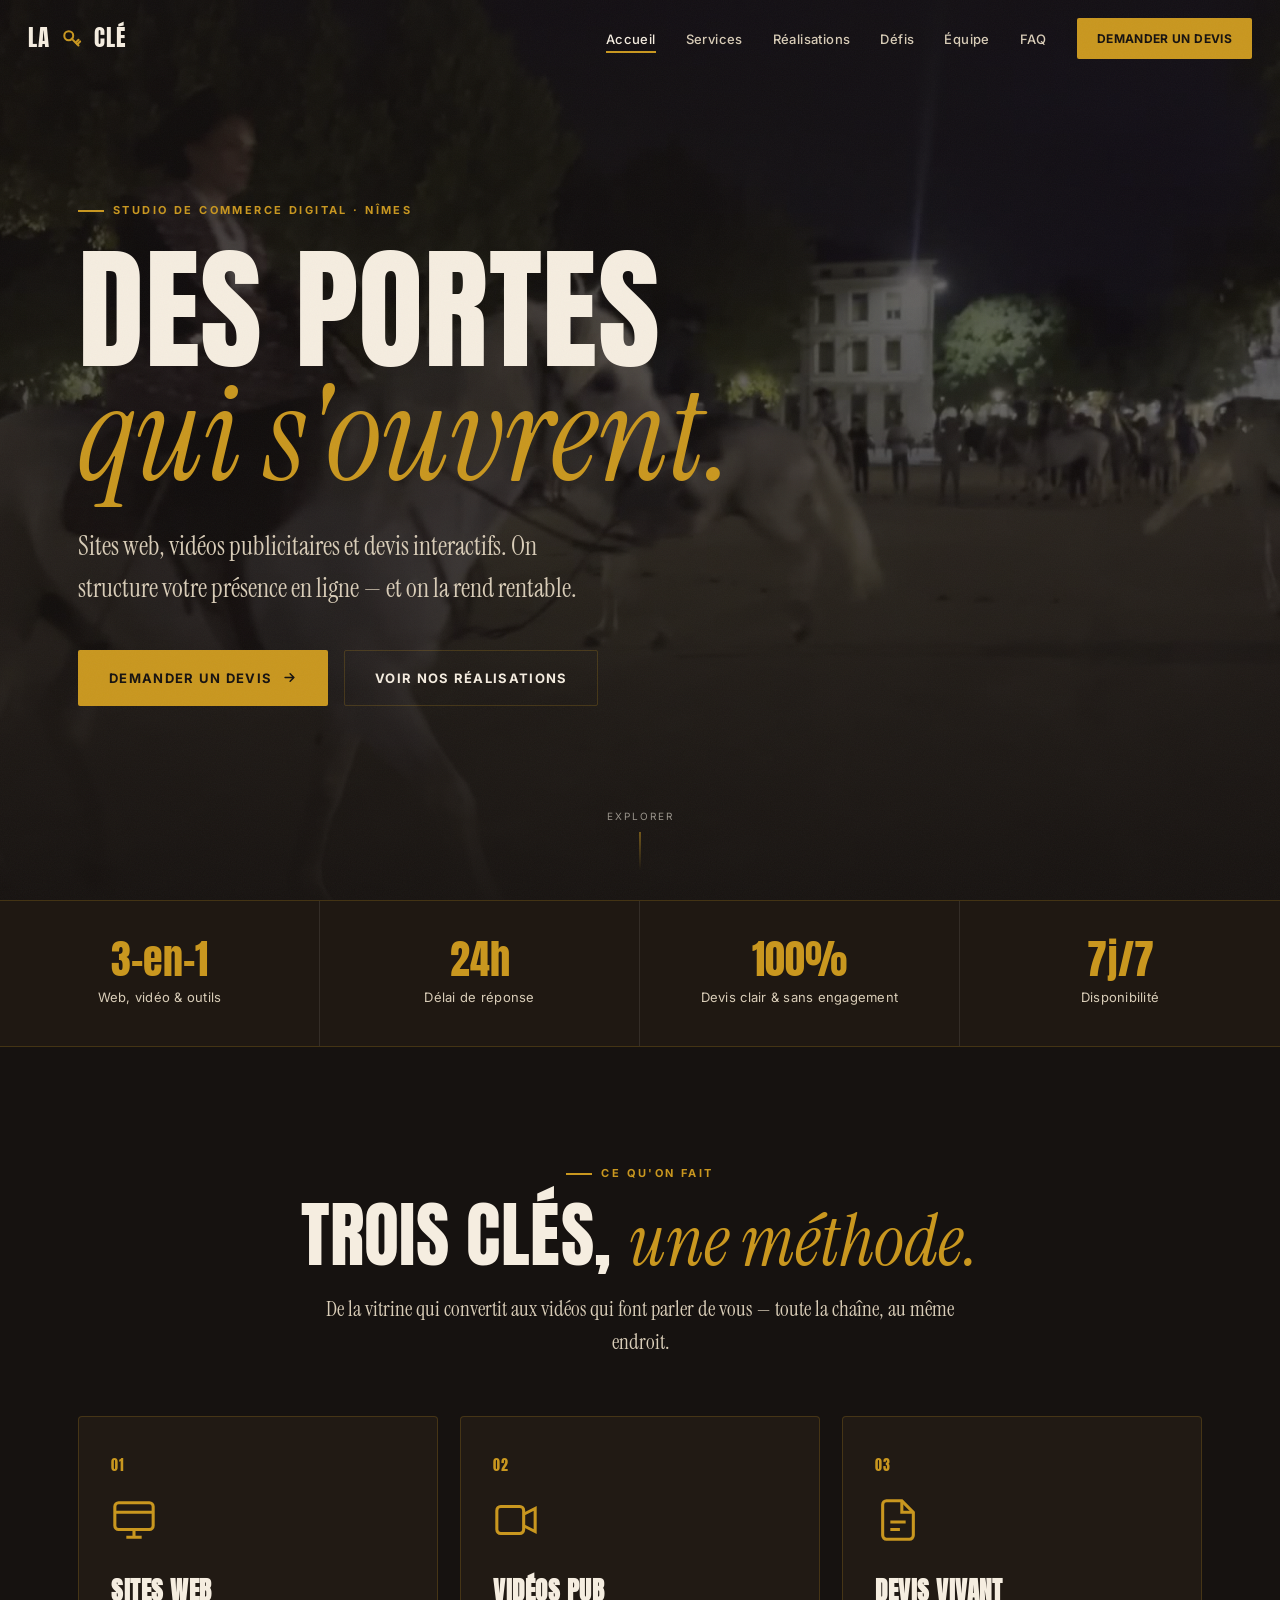
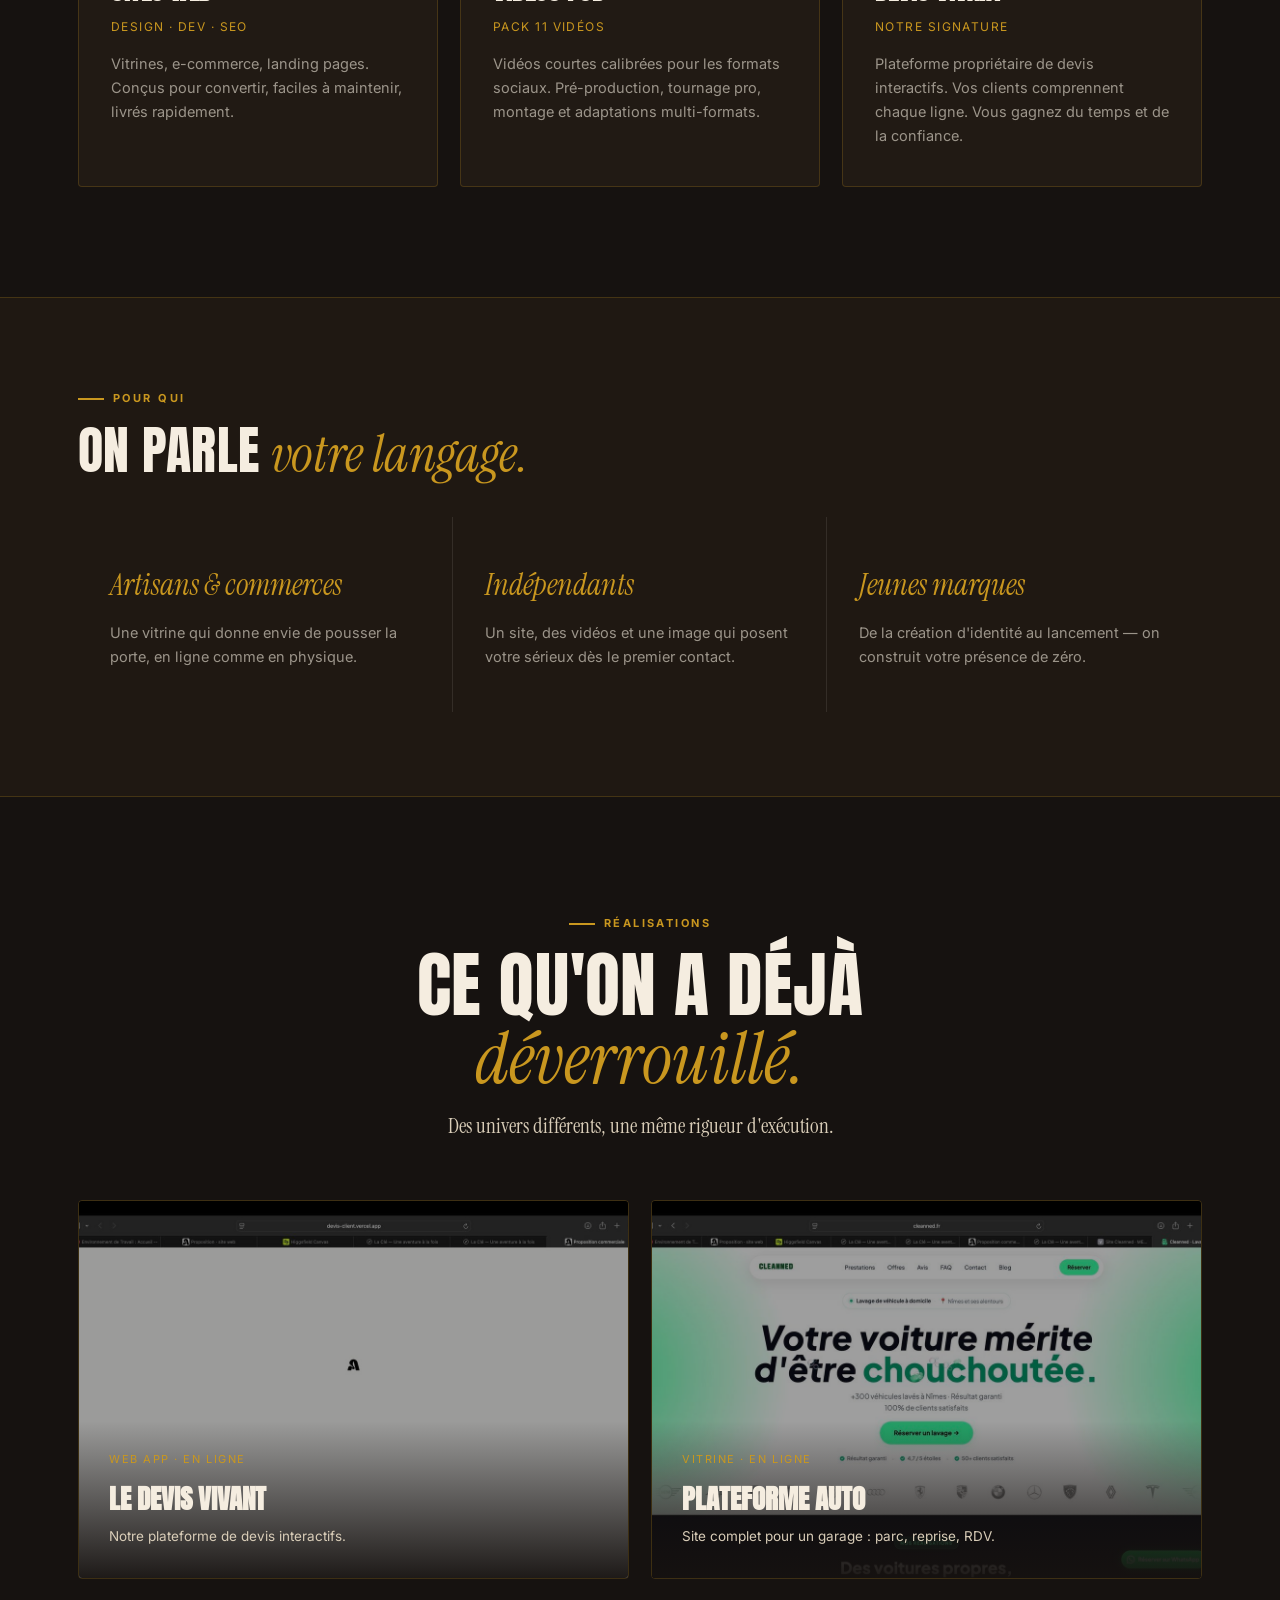
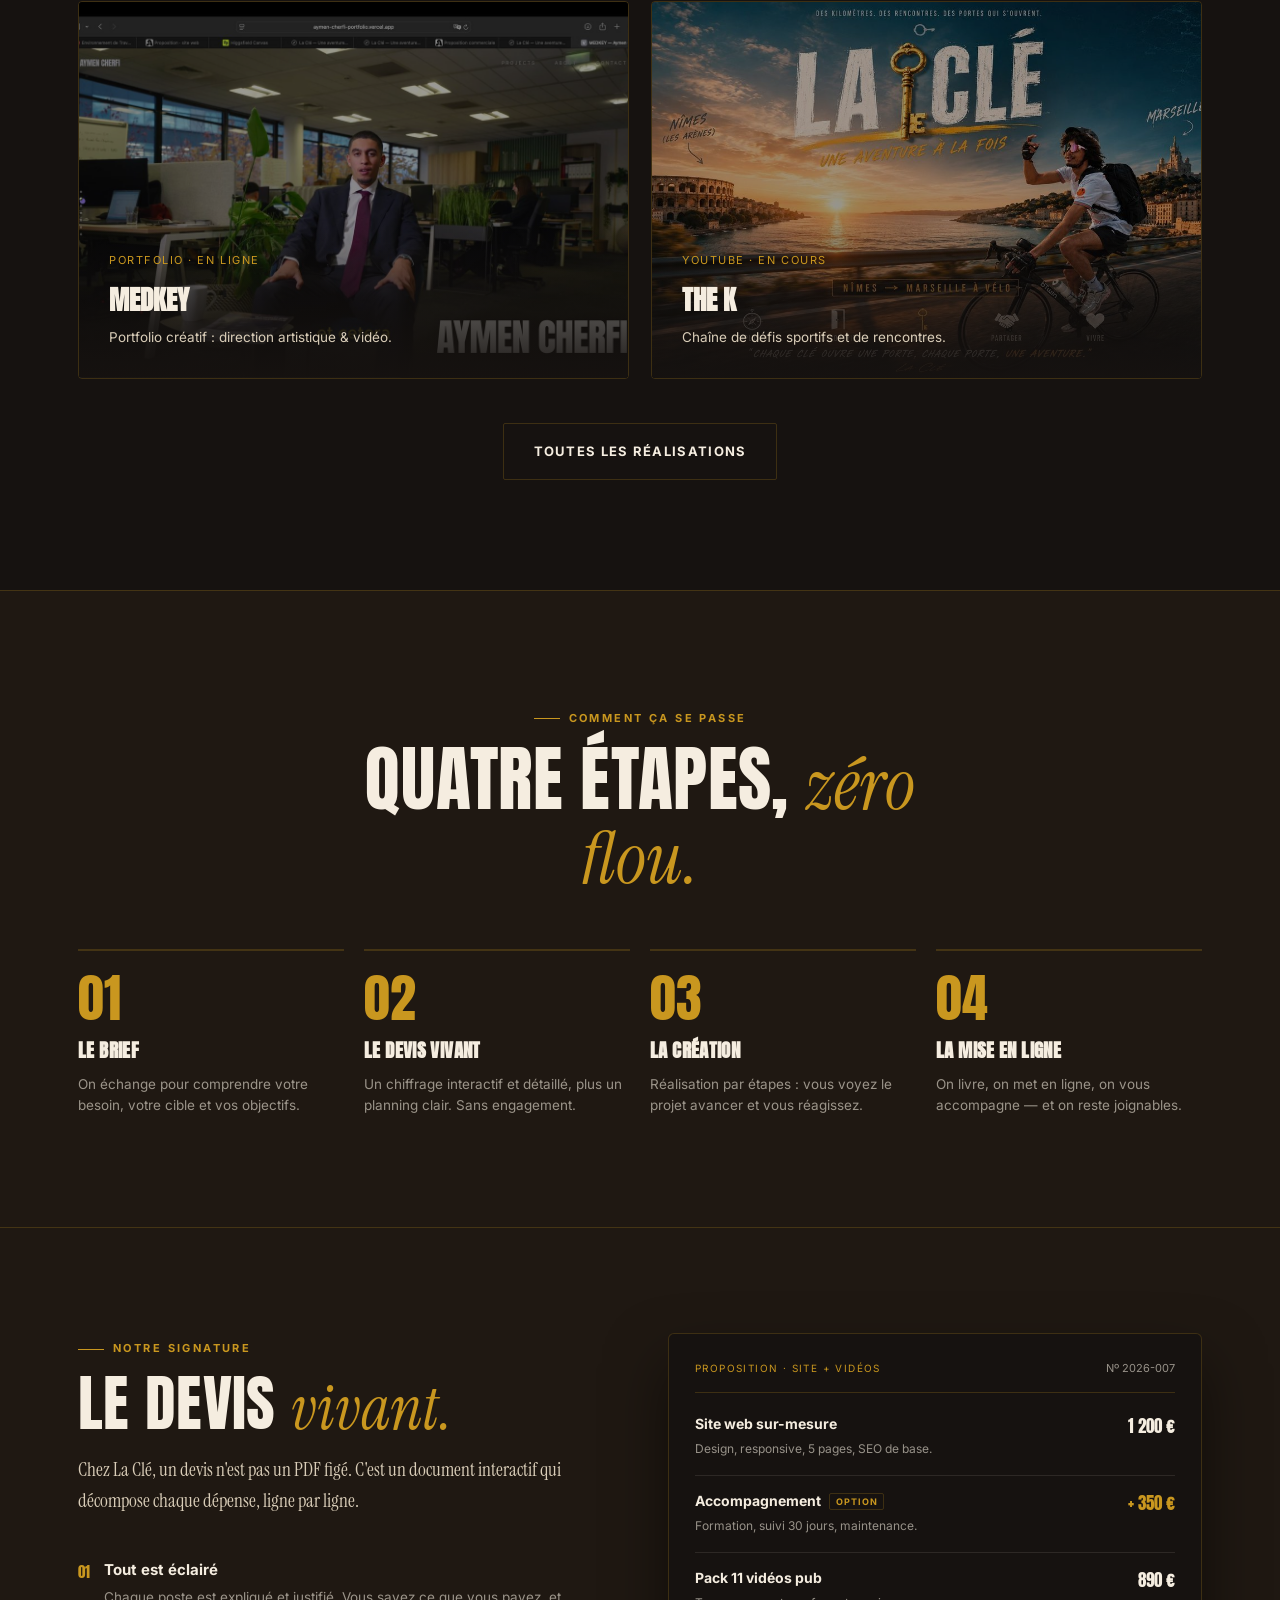
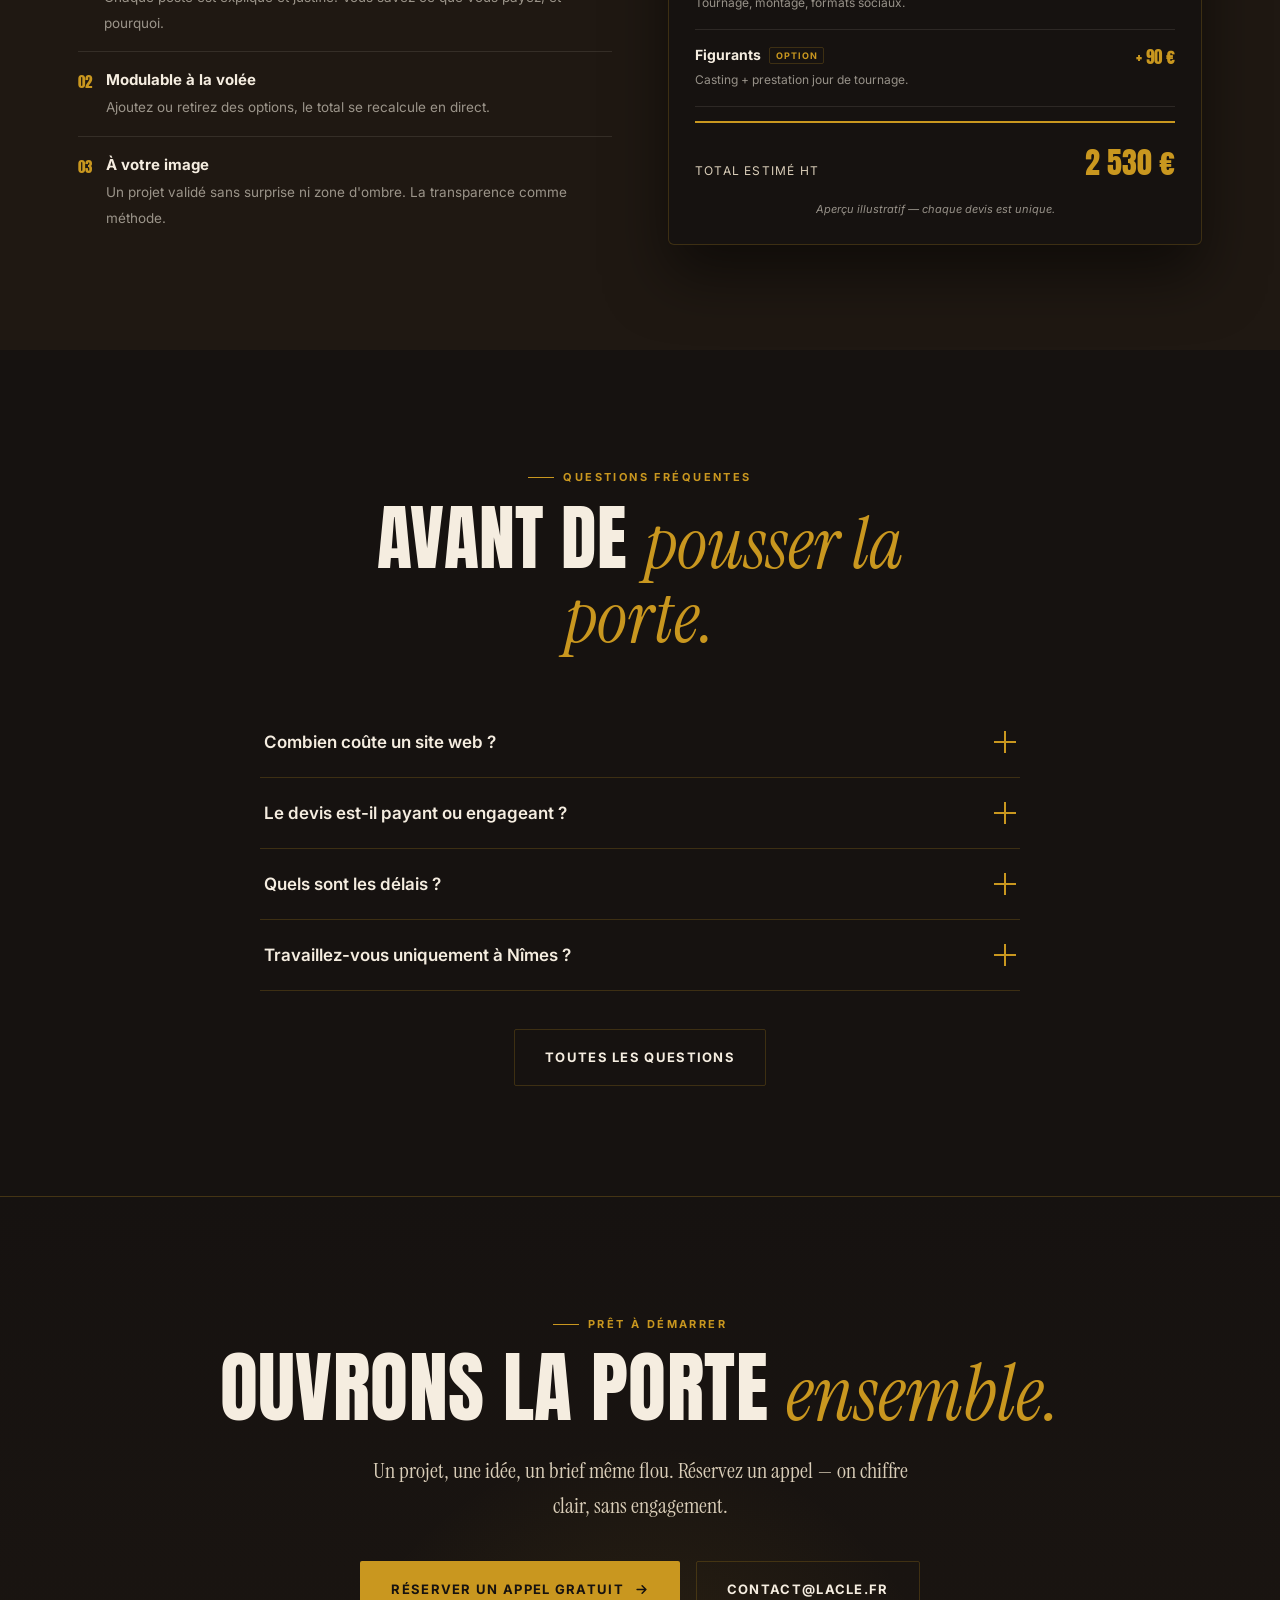
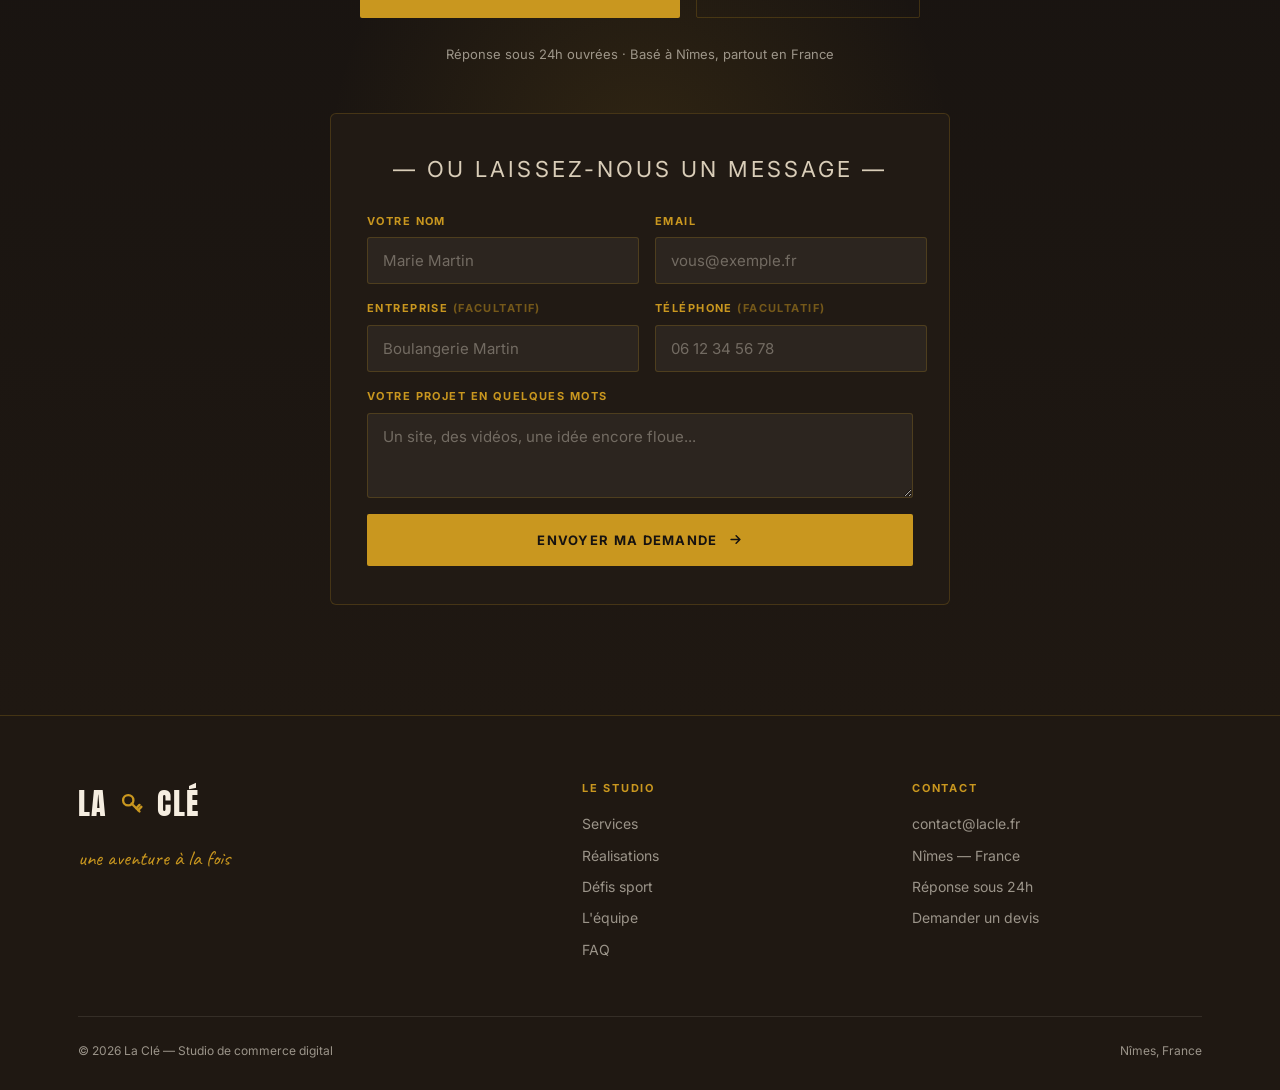
<file: lacle-refonte/index.html>
<!DOCTYPE html>
<html lang="fr">
<head>
<meta charset="UTF-8" />
<meta name="viewport" content="width=device-width, initial-scale=1.0" />
<title>La Clé — Studio de commerce digital à Nîmes</title>
<meta name="description" content="Studio de commerce digital à Nîmes : sites web sur-mesure, vidéos publicitaires et devis interactifs. Un brief, un chiffrage clair, une livraison rapide." />
<meta name="author" content="La Clé" />
<meta name="theme-color" content="#161210" />
<link rel="canonical" href="https://lacle.fr/" />
<link rel="icon" type="image/svg+xml" href="assets/favicon.svg" />
<meta property="og:type" content="website" />
<meta property="og:site_name" content="La Clé" />
<meta property="og:locale" content="fr_FR" />
<meta property="og:title" content="La Clé — Studio de commerce digital à Nîmes" />
<meta property="og:description" content="Sites web, vidéos publicitaires et devis interactifs. On chiffre clair, on livre vite." />
<meta property="og:url" content="https://lacle.fr/" />
<meta property="og:image" content="https://lacle.fr/assets/og-image.jpg" />
<meta property="og:image:width" content="1200" />
<meta property="og:image:height" content="630" />
<meta name="twitter:card" content="summary_large_image" />
<meta name="twitter:title" content="La Clé — Studio de commerce digital à Nîmes" />
<meta name="twitter:description" content="Sites web, vidéos publicitaires et devis interactifs. On chiffre clair, on livre vite." />
<meta name="twitter:image" content="https://lacle.fr/assets/og-image.jpg" />
<link rel="preconnect" href="https://fonts.googleapis.com" />
<link rel="preconnect" href="https://fonts.gstatic.com" crossorigin />
<link href="https://fonts.googleapis.com/css2?family=Anton&family=Caveat:wght@500;600;700&family=Inter:wght@300;400;500;600;700&family=Instrument+Serif:ital@0;1&display=swap" rel="stylesheet" />
<link rel="stylesheet" href="assets/style.css" />
<script type="application/ld+json">
{
  "@context": "https://schema.org",
  "@type": "ProfessionalService",
  "name": "La Clé",
  "description": "Studio de commerce digital : sites web sur-mesure, vidéos publicitaires et devis interactifs.",
  "url": "https://lacle.fr",
  "email": "contact@lacle.fr",
  "image": "https://lacle.fr/assets/og-image.jpg",
  "areaServed": "France",
  "address": { "@type": "PostalAddress", "addressLocality": "Nîmes", "addressRegion": "Gard", "addressCountry": "FR" },
  "founder": [
    { "@type": "Person", "name": "Aymen Cherfi" },
    { "@type": "Person", "name": "Théo Clapet" }
  ]
}
</script>
<style>
  /* ===== HERO ===== */
  .hero {
    position: relative; min-height: 100svh;
    display: flex; align-items: center;
    overflow: hidden;
  }
  .hero-video {
    position: absolute; inset: 0;
    width: 100%; height: 100%; object-fit: cover;
    z-index: 0;
  }
  .hero-veil {
    position: absolute; inset: 0; z-index: 1;
    background:
      linear-gradient(180deg, rgba(22,18,16,0.78) 0%, rgba(22,18,16,0.55) 40%, rgba(22,18,16,0.96) 100%),
      radial-gradient(ellipse 70% 60% at 25% 50%, rgba(22,18,16,0.4), transparent);
  }
  .hero-inner { position: relative; z-index: 2; width: 100%; }
  .hero-eyebrow { margin-bottom: 26px; }
  .hero h1 {
    font-size: clamp(54px, 10.5vw, 138px);
    max-width: 14ch;
    margin-bottom: 28px;
  }
  .hero h1 .ln { display: block; }
  .hero-sub {
    font-family: var(--serif);
    font-size: clamp(18px, 2.5vw, 26px);
    color: var(--cream-soft);
    max-width: 540px; margin-bottom: 40px;
  }
  .hero-actions { display: flex; gap: 16px; flex-wrap: wrap; }
  .hero-scroll {
    position: absolute; bottom: 30px; left: 50%;
    transform: translateX(-50%); z-index: 2;
    display: flex; flex-direction: column; align-items: center; gap: 8px;
    font-size: 10px; letter-spacing: 0.2em; text-transform: uppercase;
    color: var(--text-mute);
  }
  .hero-scroll .bar {
    width: 1px; height: 38px;
    background: linear-gradient(var(--gold), transparent);
    animation: scrollpulse 2s var(--ease) infinite;
  }
  @keyframes scrollpulse {
    0%,100% { opacity: .3; transform: scaleY(.6); transform-origin: top; }
    50% { opacity: 1; transform: scaleY(1); }
  }

  /* ===== STRIP atouts ===== */
  .strip {
    border-top: 1px solid var(--line);
    border-bottom: 1px solid var(--line);
    background: var(--ink-soft);
  }
  .strip-grid {
    display: grid; grid-template-columns: repeat(4, 1fr);
  }
  .strip-item {
    padding: 38px 26px; text-align: center;
    border-right: 1px solid var(--line-soft);
  }
  .strip-item:last-child { border-right: none; }
  .strip-item .k {
    font-family: var(--display);
    font-size: 40px; color: var(--gold);
    line-height: 1; margin-bottom: 8px;
  }
  .strip-item .v {
    font-size: 13px; color: var(--cream-soft);
    letter-spacing: 0.02em;
  }

  /* ===== SECTION générique ===== */
  .sec { padding: 110px 0; }
  .sec-head { max-width: 680px; margin-bottom: 56px; }
  .sec-head.center { margin-left: auto; margin-right: auto; text-align: center; }
  .sec-head h2 {
    font-size: clamp(38px, 6vw, 72px);
    margin: 18px 0 18px;
  }
  .sec-head p {
    font-family: var(--serif);
    font-size: clamp(17px, 2.1vw, 21px);
    color: var(--cream-soft);
  }

  /* ===== SERVICES ===== */
  .svc-grid {
    display: grid; grid-template-columns: repeat(3, 1fr);
    gap: 22px;
  }
  .svc-card {
    background: var(--ink-card);
    border: 1px solid var(--line);
    border-radius: 4px;
    padding: 38px 32px;
    transition: transform .3s var(--ease), border-color .3s, box-shadow .3s;
    position: relative; overflow: hidden;
  }
  .svc-card::before {
    content: ""; position: absolute; top: 0; left: 0;
    width: 100%; height: 3px;
    background: var(--gold);
    transform: scaleX(0); transform-origin: left;
    transition: transform .35s var(--ease);
  }
  .svc-card:hover {
    transform: translateY(-6px);
    border-color: var(--line);
    box-shadow: 0 22px 44px rgba(0,0,0,0.4);
  }
  .svc-card:hover::before { transform: scaleX(1); }
  .svc-num {
    font-family: var(--display);
    font-size: 14px; color: var(--gold);
    letter-spacing: 0.1em; margin-bottom: 20px;
  }
  .svc-icon {
    width: 46px; height: 46px; margin-bottom: 20px;
    color: var(--gold);
  }
  .svc-card h3 {
    font-family: var(--display);
    font-size: 25px; text-transform: uppercase;
    letter-spacing: 0.02em; margin-bottom: 6px;
  }
  .svc-card .tagline {
    font-size: 12px; text-transform: uppercase;
    letter-spacing: 0.12em; color: var(--gold);
    margin-bottom: 16px;
  }
  .svc-card p {
    font-size: 14.5px; color: var(--text-mute);
    line-height: 1.65;
  }

  /* ===== POUR QUI ===== */
  .audience {
    background: var(--ink-soft);
    border-top: 1px solid var(--line);
    border-bottom: 1px solid var(--line);
  }
  .aud-grid {
    display: grid; grid-template-columns: repeat(3, 1fr);
    gap: 0;
  }
  .aud-item {
    padding: 44px 32px;
    border-right: 1px solid var(--line-soft);
  }
  .aud-item:last-child { border-right: none; }
  .aud-item .big {
    font-family: var(--serif); font-style: italic;
    font-size: 30px; color: var(--gold);
    margin-bottom: 12px;
  }
  .aud-item p { font-size: 14.5px; color: var(--text-mute); }

  /* ===== RÉALISATIONS aperçu ===== */
  .work-grid {
    display: grid; grid-template-columns: repeat(2, 1fr);
    gap: 22px;
  }
  .work-card {
    position: relative; border-radius: 4px; overflow: hidden;
    border: 1px solid var(--line);
    aspect-ratio: 16/11;
    display: flex; align-items: flex-end;
  }
  .work-card img {
    position: absolute; inset: 0;
    width: 100%; height: 100%; object-fit: cover;
    transition: transform .6s var(--ease);
    filter: brightness(.62) saturate(1.05);
  }
  .work-card:hover img { transform: scale(1.06); }
  .work-info {
    position: relative; z-index: 2;
    padding: 30px;
    background: linear-gradient(transparent, rgba(22,18,16,0.94));
    width: 100%;
  }
  .work-info .tag {
    font-size: 11px; text-transform: uppercase;
    letter-spacing: 0.14em; color: var(--gold);
    margin-bottom: 8px;
  }
  .work-info h3 {
    font-family: var(--display);
    font-size: 27px; text-transform: uppercase;
  }
  .work-info .desc {
    font-size: 13.5px; color: var(--cream-soft);
    margin-top: 6px;
  }

  /* ===== PROCESS ===== */
  .proc-grid {
    display: grid; grid-template-columns: repeat(4, 1fr);
    gap: 20px;
  }
  .proc-step {
    border-top: 2px solid var(--line);
    padding-top: 24px;
  }
  .proc-step .n {
    font-family: var(--display);
    font-size: 52px; color: var(--gold);
    line-height: 0.9; margin-bottom: 14px;
  }
  .proc-step h4 {
    font-family: var(--display);
    font-size: 19px; text-transform: uppercase;
    letter-spacing: 0.02em; margin-bottom: 8px;
  }
  .proc-step p { font-size: 13.5px; color: var(--text-mute); }

  /* ===== DEVIS VIVANT feature ===== */
  .feature {
    background: var(--ink-soft);
    border-top: 1px solid var(--line);
  }
  .feature-grid {
    display: grid; grid-template-columns: 1fr 1fr;
    gap: 56px; align-items: center;
  }
  .feature-text h2 {
    font-size: clamp(36px, 5.2vw, 62px);
    margin: 16px 0 18px;
  }
  .feature-text > p {
    font-family: var(--serif);
    font-size: 19px; color: var(--cream-soft);
    margin-bottom: 26px;
  }
  .feature-list { list-style: none; }
  .feature-list li {
    display: flex; gap: 14px;
    padding: 16px 0;
    border-bottom: 1px solid var(--line-soft);
  }
  .feature-list li:last-child { border-bottom: none; }
  .feature-list .fi-n {
    font-family: var(--display);
    font-size: 15px; color: var(--gold);
    flex-shrink: 0; padding-top: 2px;
  }
  .feature-list .fi-t strong {
    display: block; font-size: 15px;
    color: var(--cream); margin-bottom: 2px;
  }
  .feature-list .fi-t span {
    font-size: 13.5px; color: var(--text-mute);
  }
  /* mini devis mockup */
  .devis-mock {
    background: var(--ink); border: 1px solid var(--line);
    border-radius: 6px; padding: 26px;
    box-shadow: 0 30px 60px rgba(0,0,0,0.5);
  }
  .dm-head {
    display: flex; justify-content: space-between;
    align-items: baseline;
    padding-bottom: 14px; margin-bottom: 6px;
    border-bottom: 1px solid var(--line);
  }
  .dm-head .lbl {
    font-size: 10px; letter-spacing: 0.14em;
    text-transform: uppercase; color: var(--gold);
  }
  .dm-head .ref { font-size: 11px; color: var(--text-mute); }
  .dm-row {
    display: flex; justify-content: space-between;
    align-items: flex-start; gap: 14px;
    padding: 14px 0;
    border-bottom: 1px solid var(--line-soft);
  }
  .dm-row .rt strong {
    display: block; font-size: 14px; color: var(--cream);
  }
  .dm-row .rt span { font-size: 12px; color: var(--text-mute); }
  .dm-row .rp {
    font-family: var(--display); font-size: 17px;
    color: var(--cream); white-space: nowrap;
  }
  .dm-row.opt .rp { color: var(--gold); }
  .dm-row.opt .rt strong::after {
    content: "option"; font-family: var(--sans);
    font-size: 9px; font-weight: 700; text-transform: uppercase;
    letter-spacing: 0.1em; color: var(--gold);
    border: 1px solid var(--line); border-radius: 2px;
    padding: 2px 6px; margin-left: 8px;
    vertical-align: middle;
  }
  .dm-total {
    display: flex; justify-content: space-between;
    align-items: baseline;
    margin-top: 14px; padding-top: 16px;
    border-top: 2px solid var(--gold);
  }
  .dm-total .lbl {
    font-size: 12px; text-transform: uppercase;
    letter-spacing: 0.1em; color: var(--cream-soft);
  }
  .dm-total .amt {
    font-family: var(--display); font-size: 30px;
    color: var(--gold);
  }
  .dm-foot {
    font-size: 11px; color: var(--text-mute);
    text-align: center; margin-top: 14px; font-style: italic;
  }

  /* ===== FAQ mini ===== */
  .faq-mini { max-width: 760px; margin: 0 auto; }
  .faq-item {
    border-bottom: 1px solid var(--line);
  }
  .faq-q {
    width: 100%; background: none; border: none;
    cursor: pointer; text-align: left;
    display: flex; justify-content: space-between;
    align-items: center; gap: 20px;
    padding: 24px 4px;
    font-family: var(--sans); font-size: 17px;
    font-weight: 600; color: var(--cream);
  }
  .faq-q .pm {
    flex-shrink: 0; width: 22px; height: 22px;
    position: relative;
  }
  .faq-q .pm::before, .faq-q .pm::after {
    content: ""; position: absolute;
    background: var(--gold);
    transition: transform .3s var(--ease);
  }
  .faq-q .pm::before {
    left: 0; top: 50%; width: 100%; height: 2px;
    transform: translateY(-50%);
  }
  .faq-q .pm::after {
    left: 50%; top: 0; width: 2px; height: 100%;
    transform: translateX(-50%);
  }
  .faq-item.open .pm::after { transform: translateX(-50%) scaleY(0); }
  .faq-a {
    max-height: 0; overflow: hidden;
    transition: max-height .4s var(--ease);
  }
  .faq-a p {
    padding: 0 4px 24px;
    font-size: 14.5px; color: var(--text-mute);
    line-height: 1.7;
  }

  @media (max-width: 980px) {
    .svc-grid, .proc-grid { grid-template-columns: repeat(2, 1fr); }
    .feature-grid { grid-template-columns: 1fr; gap: 38px; }
    .aud-grid { grid-template-columns: 1fr; }
    .aud-item { border-right: none; border-bottom: 1px solid var(--line-soft); }
    .strip-grid { grid-template-columns: repeat(2, 1fr); }
    .strip-item:nth-child(2) { border-right: none; }
    .strip-item:nth-child(1), .strip-item:nth-child(2) {
      border-bottom: 1px solid var(--line-soft);
    }
  }
  @media (max-width: 620px) {
    .svc-grid, .proc-grid, .work-grid { grid-template-columns: 1fr; }
    .sec { padding: 76px 0; }
  }

  /* ===== formulaire contact ===== */
  .contact-form-card {
    max-width: 620px; margin: 48px auto 0;
    background: var(--ink-card);
    border: 1px solid var(--line);
    border-radius: 6px;
    padding: 38px 36px;
    text-align: left;
  }
  .cfc-or {
    text-align: center; font-size: 12px;
    text-transform: uppercase; letter-spacing: 0.14em;
    color: var(--text-mute); margin-bottom: 26px !important;
    font-family: var(--sans) !important;
  }
  .cf-row {
    display: grid; grid-template-columns: 1fr 1fr;
    gap: 16px;
  }
  .cf-field { display: flex; flex-direction: column; gap: 7px; margin-bottom: 16px; }
  .cf-field label {
    font-size: 11px; font-weight: 700;
    text-transform: uppercase; letter-spacing: 0.13em;
    color: var(--gold);
  }
  .cf-field input, .cf-field textarea {
    background: rgba(255,255,255,0.05);
    border: 1.5px solid var(--line);
    color: var(--cream);
    padding: 13px 15px; border-radius: 3px;
    font-family: var(--sans); font-size: 15px;
    outline: none; transition: border-color .2s;
  }
  .cf-field textarea { resize: vertical; }
  .cf-field input:focus, .cf-field textarea:focus { border-color: var(--gold); }
  .cf-field input::placeholder, .cf-field textarea::placeholder {
    color: rgba(245,237,224,0.35);
  }
  .hp { position: absolute; left: -9999px; }
  @media (max-width: 560px) {
    .cf-row { grid-template-columns: 1fr; }
  }
</style>
</head>
<body>

<!-- ============ NAV ============ -->
<nav class="nav">
  <a href="index.html" class="nav-logo">
    LA
    <svg viewBox="0 0 64 64" xmlns="http://www.w3.org/2000/svg" aria-hidden="true">
      <g fill="none" stroke="#c9971f" stroke-width="5" stroke-linecap="round">
        <circle cx="24" cy="24" r="11"/><path d="M31 31 L48 48"/>
        <path d="M41 41 L48 34 M45 45 L52 38"/>
      </g>
    </svg>
    CLÉ
  </a>
  <ul class="nav-links">
    <li><a href="index.html" class="active">Accueil</a></li>
    <li><a href="services.html">Services</a></li>
    <li><a href="realisations.html">Réalisations</a></li>
    <li><a href="defis.html">Défis</a></li>
    <li><a href="equipe.html">Équipe</a></li>
    <li><a href="faq.html">FAQ</a></li>
    <li><a href="#contact" class="nav-cta">Demander un devis</a></li>
  </ul>
  <button class="nav-burger" aria-label="Menu"><span></span><span></span><span></span></button>
</nav>

<!-- ============ HERO ============ -->
<header class="hero">
  <video class="hero-video" autoplay loop muted playsinline
         preload="metadata" poster="assets/hero-poster.jpg"
         src="assets/index-00-f9857dcdc0.mp4"></video>
  <div class="hero-veil"></div>
  <div class="hero-inner wrap">
    <div class="hero-eyebrow eyebrow">Studio de commerce digital · Nîmes</div>
    <h1 class="h-display">
      <span class="ln">Des portes</span>
      <span class="ln serif-accent">qui s'ouvrent.</span>
    </h1>
    <p class="hero-sub">
      Sites web, vidéos publicitaires et devis interactifs. On structure
      votre présence en ligne — et on la rend rentable.
    </p>
    <div class="hero-actions">
      <a href="#contact" class="btn btn-primary">
        Demander un devis
        <svg viewBox="0 0 24 24" fill="none"><path d="M5 12h14M13 6l6 6-6 6" stroke="currentColor" stroke-width="2.5" stroke-linecap="round" stroke-linejoin="round"/></svg>
      </a>
      <a href="realisations.html" class="btn btn-ghost">Voir nos réalisations</a>
    </div>
  </div>
  <div class="hero-scroll">
    <span>Explorer</span>
    <div class="bar"></div>
  </div>
</header>

<!-- ============ STRIP ATOUTS ============ -->
<section class="strip">
  <div class="strip-grid">
    <div class="strip-item"><div class="k">3-en-1</div><div class="v">Web, vidéo &amp; outils</div></div>
    <div class="strip-item"><div class="k">24h</div><div class="v">Délai de réponse</div></div>
    <div class="strip-item"><div class="k">100%</div><div class="v">Devis clair &amp; sans engagement</div></div>
    <div class="strip-item"><div class="k">7j/7</div><div class="v">Disponibilité</div></div>
  </div>
</section>

<!-- ============ SERVICES ============ -->
<section class="sec" id="services">
  <div class="wrap">
    <div class="sec-head center reveal">
      <span class="eyebrow">Ce qu'on fait</span>
      <h2 class="h-display">Trois clés, <span class="serif-accent">une méthode.</span></h2>
      <p>De la vitrine qui convertit aux vidéos qui font parler de vous —
         toute la chaîne, au même endroit.</p>
    </div>
    <div class="svc-grid">
      <article class="svc-card reveal" data-d="1">
        <div class="svc-num">01</div>
        <svg class="svc-icon" viewBox="0 0 24 24" fill="none" stroke="currentColor" stroke-width="1.6">
          <rect x="2" y="3" width="20" height="14" rx="2"/><path d="M2 8h20M8 21h8M12 17v4"/>
        </svg>
        <h3>Sites web</h3>
        <div class="tagline">design · dev · SEO</div>
        <p>Vitrines, e-commerce, landing pages. Conçus pour convertir,
           faciles à maintenir, livrés rapidement.</p>
      </article>
      <article class="svc-card reveal" data-d="2">
        <div class="svc-num">02</div>
        <svg class="svc-icon" viewBox="0 0 24 24" fill="none" stroke="currentColor" stroke-width="1.6">
          <rect x="2" y="5" width="14" height="14" rx="2"/><path d="M16 9l6-3v12l-6-3"/>
        </svg>
        <h3>Vidéos pub</h3>
        <div class="tagline">pack 11 vidéos</div>
        <p>Vidéos courtes calibrées pour les formats sociaux.
           Pré-production, tournage pro, montage et adaptations multi-formats.</p>
      </article>
      <article class="svc-card reveal" data-d="3">
        <div class="svc-num">03</div>
        <svg class="svc-icon" viewBox="0 0 24 24" fill="none" stroke="currentColor" stroke-width="1.6">
          <path d="M14 2H6a2 2 0 0 0-2 2v16a2 2 0 0 0 2 2h12a2 2 0 0 0 2-2V8z"/>
          <path d="M14 2v6h6M8 13h8M8 17h5"/>
        </svg>
        <h3>Devis vivant</h3>
        <div class="tagline">notre signature</div>
        <p>Plateforme propriétaire de devis interactifs. Vos clients comprennent
           chaque ligne. Vous gagnez du temps et de la confiance.</p>
      </article>
    </div>
  </div>
</section>

<!-- ============ POUR QUI ============ -->
<section class="audience">
  <div class="wrap" style="padding-top:84px;padding-bottom:84px;">
    <div class="sec-head reveal" style="margin-bottom:38px;">
      <span class="eyebrow">Pour qui</span>
      <h2 class="h-display" style="font-size:clamp(32px,4.6vw,52px);">
        On parle <span class="serif-accent">votre langage.</span>
      </h2>
    </div>
    <div class="aud-grid">
      <div class="aud-item reveal" data-d="1">
        <div class="big">Artisans &amp; commerces</div>
        <p>Une vitrine qui donne envie de pousser la porte, en ligne comme
           en physique.</p>
      </div>
      <div class="aud-item reveal" data-d="2">
        <div class="big">Indépendants</div>
        <p>Un site, des vidéos et une image qui posent votre sérieux dès
           le premier contact.</p>
      </div>
      <div class="aud-item reveal" data-d="3">
        <div class="big">Jeunes marques</div>
        <p>De la création d'identité au lancement — on construit votre
           présence de zéro.</p>
      </div>
    </div>
  </div>
</section>

<!-- ============ RÉALISATIONS ============ -->
<section class="sec">
  <div class="wrap">
    <div class="sec-head center reveal">
      <span class="eyebrow">Réalisations</span>
      <h2 class="h-display">Ce qu'on a déjà <span class="serif-accent">déverrouillé.</span></h2>
      <p>Des univers différents, une même rigueur d'exécution.</p>
    </div>
    <div class="work-grid">
      <a href="realisations.html" class="work-card reveal" data-d="1">
        <img src="assets/realisations-00-9072cacd6a.jpg" alt="Le devis vivant" />
        <div class="work-info">
          <div class="tag">Web app · en ligne</div>
          <h3>Le devis vivant</h3>
          <div class="desc">Notre plateforme de devis interactifs.</div>
        </div>
      </a>
      <a href="realisations.html" class="work-card reveal" data-d="2">
        <img src="assets/realisations-01-111749c289.jpg" alt="Plateforme automobile" />
        <div class="work-info">
          <div class="tag">Vitrine · en ligne</div>
          <h3>Plateforme auto</h3>
          <div class="desc">Site complet pour un garage : parc, reprise, RDV.</div>
        </div>
      </a>
      <a href="realisations.html" class="work-card reveal" data-d="3">
        <img src="assets/realisations-02-c8d3119f17.jpg" alt="MEDKEY portfolio" />
        <div class="work-info">
          <div class="tag">Portfolio · en ligne</div>
          <h3>MEDKEY</h3>
          <div class="desc">Portfolio créatif : direction artistique &amp; vidéo.</div>
        </div>
      </a>
      <a href="realisations.html" class="work-card reveal" data-d="4">
        <img src="assets/realisations-03-5e6bb2be92.jpg" alt="The K — chaîne YouTube" />
        <div class="work-info">
          <div class="tag">YouTube · en cours</div>
          <h3>The K</h3>
          <div class="desc">Chaîne de défis sportifs et de rencontres.</div>
        </div>
      </a>
    </div>
    <div style="text-align:center;margin-top:44px;" class="reveal">
      <a href="realisations.html" class="btn btn-ghost">Toutes les réalisations</a>
    </div>
  </div>
</section>

<!-- ============ PROCESS ============ -->
<section class="sec" style="background:var(--ink-soft);border-top:1px solid var(--line);">
  <div class="wrap">
    <div class="sec-head center reveal">
      <span class="eyebrow">Comment ça se passe</span>
      <h2 class="h-display">Quatre étapes, <span class="serif-accent">zéro flou.</span></h2>
    </div>
    <div class="proc-grid">
      <div class="proc-step reveal" data-d="1">
        <div class="n">01</div>
        <h4>Le brief</h4>
        <p>On échange pour comprendre votre besoin, votre cible et vos objectifs.</p>
      </div>
      <div class="proc-step reveal" data-d="2">
        <div class="n">02</div>
        <h4>Le devis vivant</h4>
        <p>Un chiffrage interactif et détaillé, plus un planning clair. Sans engagement.</p>
      </div>
      <div class="proc-step reveal" data-d="3">
        <div class="n">03</div>
        <h4>La création</h4>
        <p>Réalisation par étapes : vous voyez le projet avancer et vous réagissez.</p>
      </div>
      <div class="proc-step reveal" data-d="4">
        <div class="n">04</div>
        <h4>La mise en ligne</h4>
        <p>On livre, on met en ligne, on vous accompagne — et on reste joignables.</p>
      </div>
    </div>
  </div>
</section>

<!-- ============ DEVIS VIVANT FEATURE ============ -->
<section class="feature">
  <div class="wrap" style="padding-top:104px;padding-bottom:104px;">
    <div class="feature-grid">
      <div class="feature-text reveal">
        <span class="eyebrow">Notre signature</span>
        <h2 class="h-display">Le devis <span class="serif-accent">vivant.</span></h2>
        <p>Chez La Clé, un devis n'est pas un PDF figé. C'est un document
           interactif qui décompose chaque dépense, ligne par ligne.</p>
        <ul class="feature-list">
          <li>
            <span class="fi-n">01</span>
            <span class="fi-t"><strong>Tout est éclairé</strong>
            <span>Chaque poste est expliqué et justifié. Vous savez ce que vous payez, et pourquoi.</span></span>
          </li>
          <li>
            <span class="fi-n">02</span>
            <span class="fi-t"><strong>Modulable à la volée</strong>
            <span>Ajoutez ou retirez des options, le total se recalcule en direct.</span></span>
          </li>
          <li>
            <span class="fi-n">03</span>
            <span class="fi-t"><strong>À votre image</strong>
            <span>Un projet validé sans surprise ni zone d'ombre. La transparence comme méthode.</span></span>
          </li>
        </ul>
      </div>
      <div class="reveal" data-d="2">
        <div class="devis-mock">
          <div class="dm-head">
            <span class="lbl">Proposition · Site + Vidéos</span>
            <span class="ref">Nº 2026-007</span>
          </div>
          <div class="dm-row">
            <span class="rt"><strong>Site web sur-mesure</strong>
            <span>Design, responsive, 5 pages, SEO de base.</span></span>
            <span class="rp">1 200 €</span>
          </div>
          <div class="dm-row opt">
            <span class="rt"><strong>Accompagnement</strong>
            <span>Formation, suivi 30 jours, maintenance.</span></span>
            <span class="rp">+ 350 €</span>
          </div>
          <div class="dm-row">
            <span class="rt"><strong>Pack 11 vidéos pub</strong>
            <span>Tournage, montage, formats sociaux.</span></span>
            <span class="rp">890 €</span>
          </div>
          <div class="dm-row opt">
            <span class="rt"><strong>Figurants</strong>
            <span>Casting + prestation jour de tournage.</span></span>
            <span class="rp">+ 90 €</span>
          </div>
          <div class="dm-total">
            <span class="lbl">Total estimé HT</span>
            <span class="amt">2 530 €</span>
          </div>
          <div class="dm-foot">Aperçu illustratif — chaque devis est unique.</div>
        </div>
      </div>
    </div>
  </div>
</section>

<!-- ============ FAQ MINI ============ -->
<section class="sec">
  <div class="wrap">
    <div class="sec-head center reveal">
      <span class="eyebrow">Questions fréquentes</span>
      <h2 class="h-display">Avant de <span class="serif-accent">pousser la porte.</span></h2>
    </div>
    <div class="faq-mini reveal">
      <div class="faq-item">
        <button class="faq-q">Combien coûte un site web ?<span class="pm"></span></button>
        <div class="faq-a"><p>Le prix dépend du projet : une vitrine simple n'a pas le même budget qu'une plateforme avec réservation ou espace client. Plutôt qu'un tarif unique, on établit un devis clair et détaillé après un premier échange. Aucun engagement.</p></div>
      </div>
      <div class="faq-item">
        <button class="faq-q">Le devis est-il payant ou engageant ?<span class="pm"></span></button>
        <div class="faq-a"><p>Non. Le devis est gratuit et sans engagement. On chiffre clairement, on présente le projet — et si le feeling n'y est pas, vous n'êtes obligé à rien.</p></div>
      </div>
      <div class="faq-item">
        <button class="faq-q">Quels sont les délais ?<span class="pm"></span></button>
        <div class="faq-a"><p>Tout dépend de l'ampleur du projet, mais on travaille vite et par étapes. Un support visuel se livre en quelques jours ; un site web complet demande davantage de temps. Le planning est annoncé dès le devis.</p></div>
      </div>
      <div class="faq-item">
        <button class="faq-q">Travaillez-vous uniquement à Nîmes ?<span class="pm"></span></button>
        <div class="faq-a"><p>La Clé est basée à Nîmes, mais une grande partie du travail se fait à distance. On accompagne des projets partout en France. Pour les tournages vidéo, on en discute selon le lieu.</p></div>
      </div>
    </div>
    <div style="text-align:center;margin-top:38px;" class="reveal">
      <a href="faq.html" class="btn btn-ghost">Toutes les questions</a>
    </div>
  </div>
</section>

<!-- ============ CTA CONTACT ============ -->
<section class="cta-banner" id="contact">
  <div class="inner wrap">
    <span class="eyebrow reveal" style="margin-bottom:18px;">Prêt à démarrer</span>
    <h2 class="h-display reveal" data-d="1">Ouvrons la porte <span class="serif-accent">ensemble.</span></h2>
    <p class="reveal" data-d="2">
      Un projet, une idée, un brief même flou. Réservez un appel —
      on chiffre clair, sans engagement.
    </p>
    <div class="reveal" data-d="3" style="display:flex;gap:16px;justify-content:center;flex-wrap:wrap;">
      <a href="https://calendly.com/" target="_blank" rel="noopener" class="btn btn-primary" id="rdvBtn">
        Réserver un appel gratuit
        <svg viewBox="0 0 24 24" fill="none"><path d="M5 12h14M13 6l6 6-6 6" stroke="currentColor" stroke-width="2.5" stroke-linecap="round" stroke-linejoin="round"/></svg>
      </a>
      <a href="mailto:contact@lacle.fr" class="btn btn-ghost">contact@lacle.fr</a>
    </div>
    <p class="reveal" data-d="4" style="font-size:13px;color:var(--text-mute);margin-top:26px;font-family:var(--sans);">
      Réponse sous 24h ouvrées · Basé à Nîmes, partout en France
    </p>

    <div class="contact-form-card reveal" data-d="4">
      <p class="cfc-or">— ou laissez-nous un message —</p>
      <form name="devis" method="POST" data-netlify="true" netlify-honeypot="bot-field" action="/merci.html">
        <input type="hidden" name="form-name" value="devis" />
        <p class="hp"><label>Ne pas remplir : <input name="bot-field" /></label></p>
        <div class="cf-row">
          <div class="cf-field">
            <label for="cn">Votre nom</label>
            <input type="text" id="cn" name="nom" placeholder="Marie Martin" required />
          </div>
          <div class="cf-field">
            <label for="ce">Email</label>
            <input type="email" id="ce" name="email" placeholder="vous@exemple.fr" required />
          </div>
        </div>
        <div class="cf-row">
          <div class="cf-field">
            <label for="cb">Entreprise <span style="opacity:.5">(facultatif)</span></label>
            <input type="text" id="cb" name="entreprise" placeholder="Boulangerie Martin" />
          </div>
          <div class="cf-field">
            <label for="ct">Téléphone <span style="opacity:.5">(facultatif)</span></label>
            <input type="tel" id="ct" name="telephone" placeholder="06 12 34 56 78" />
          </div>
        </div>
        <div class="cf-field">
          <label for="cm">Votre projet en quelques mots</label>
          <textarea id="cm" name="message" rows="3" placeholder="Un site, des vidéos, une idée encore floue..." required></textarea>
        </div>
        <button type="submit" class="btn btn-primary btn-block">
          Envoyer ma demande
          <svg viewBox="0 0 24 24" fill="none"><path d="M5 12h14M13 6l6 6-6 6" stroke="currentColor" stroke-width="2.5" stroke-linecap="round" stroke-linejoin="round"/></svg>
        </button>
      </form>
    </div>
  </div>
</section>

<!-- ============ FOOTER ============ -->
<footer class="footer">
  <div class="wrap">
    <div class="footer-grid">
      <div>
        <div class="footer-logo">
          LA
          <svg viewBox="0 0 64 64" xmlns="http://www.w3.org/2000/svg" aria-hidden="true">
            <g fill="none" stroke="#c9971f" stroke-width="5" stroke-linecap="round">
              <circle cx="24" cy="24" r="11"/><path d="M31 31 L48 48"/>
              <path d="M41 41 L48 34 M45 45 L52 38"/>
            </g>
          </svg>
          CLÉ
        </div>
        <p class="footer-tag">une aventure à la fois</p>
      </div>
      <div class="footer-col">
        <h4>Le studio</h4>
        <a href="services.html">Services</a>
        <a href="realisations.html">Réalisations</a>
        <a href="defis.html">Défis sport</a>
        <a href="equipe.html">L'équipe</a>
        <a href="faq.html">FAQ</a>
      </div>
      <div class="footer-col">
        <h4>Contact</h4>
        <a href="mailto:contact@lacle.fr">contact@lacle.fr</a>
        <p>Nîmes — France</p>
        <p>Réponse sous 24h</p>
        <a href="#contact">Demander un devis</a>
      </div>
    </div>
    <div class="footer-bottom">
      <span>© 2026 La Clé — Studio de commerce digital</span>
      <span>Nîmes, France</span>
    </div>
  </div>
</footer>

<script src="assets/main.js"></script>
<script>
  // FAQ accordéon
  document.querySelectorAll('.faq-q').forEach(function (q) {
    q.addEventListener('click', function () {
      var item = q.parentElement;
      var a = q.nextElementSibling;
      var open = item.classList.contains('open');
      document.querySelectorAll('.faq-item.open').forEach(function (it) {
        it.classList.remove('open');
        it.querySelector('.faq-a').style.maxHeight = null;
      });
      if (!open) {
        item.classList.add('open');
        a.style.maxHeight = a.scrollHeight + 'px';
      }
    });
  });
</script>
</body>
</html>
</file>
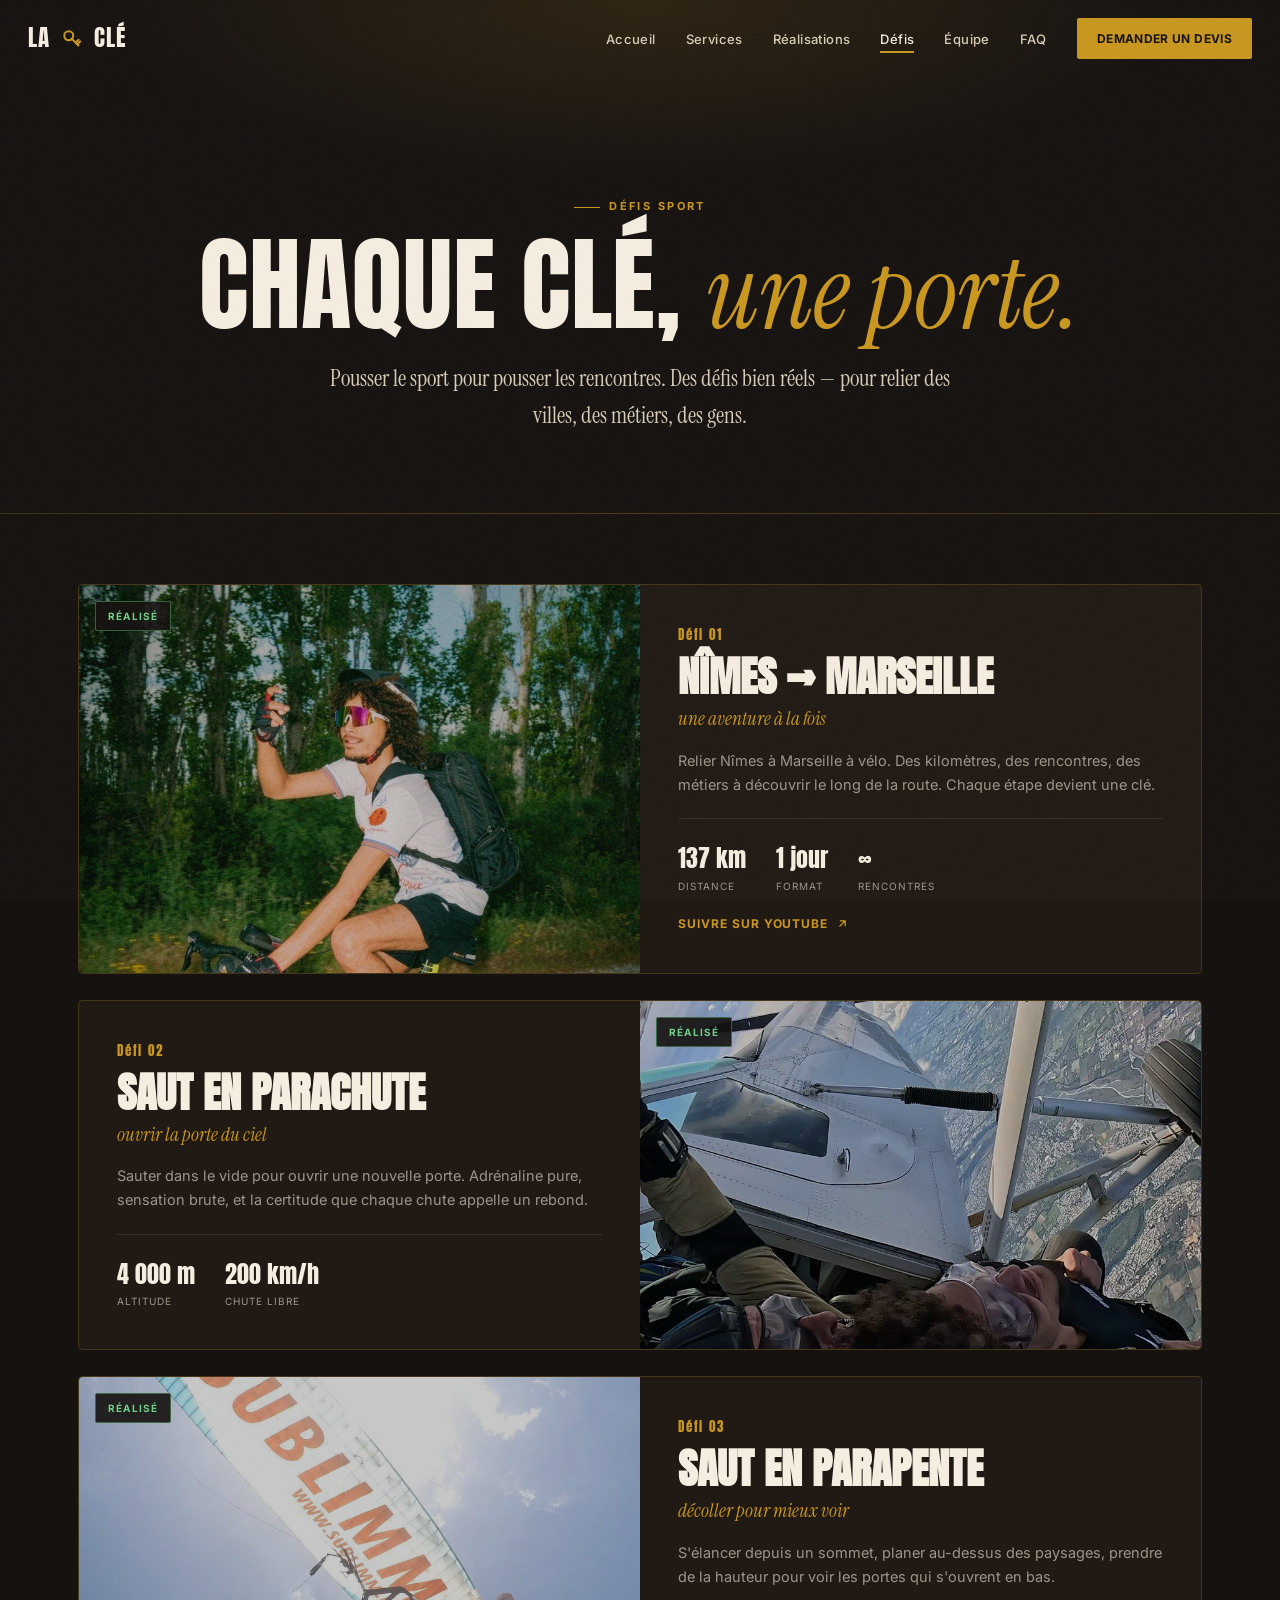
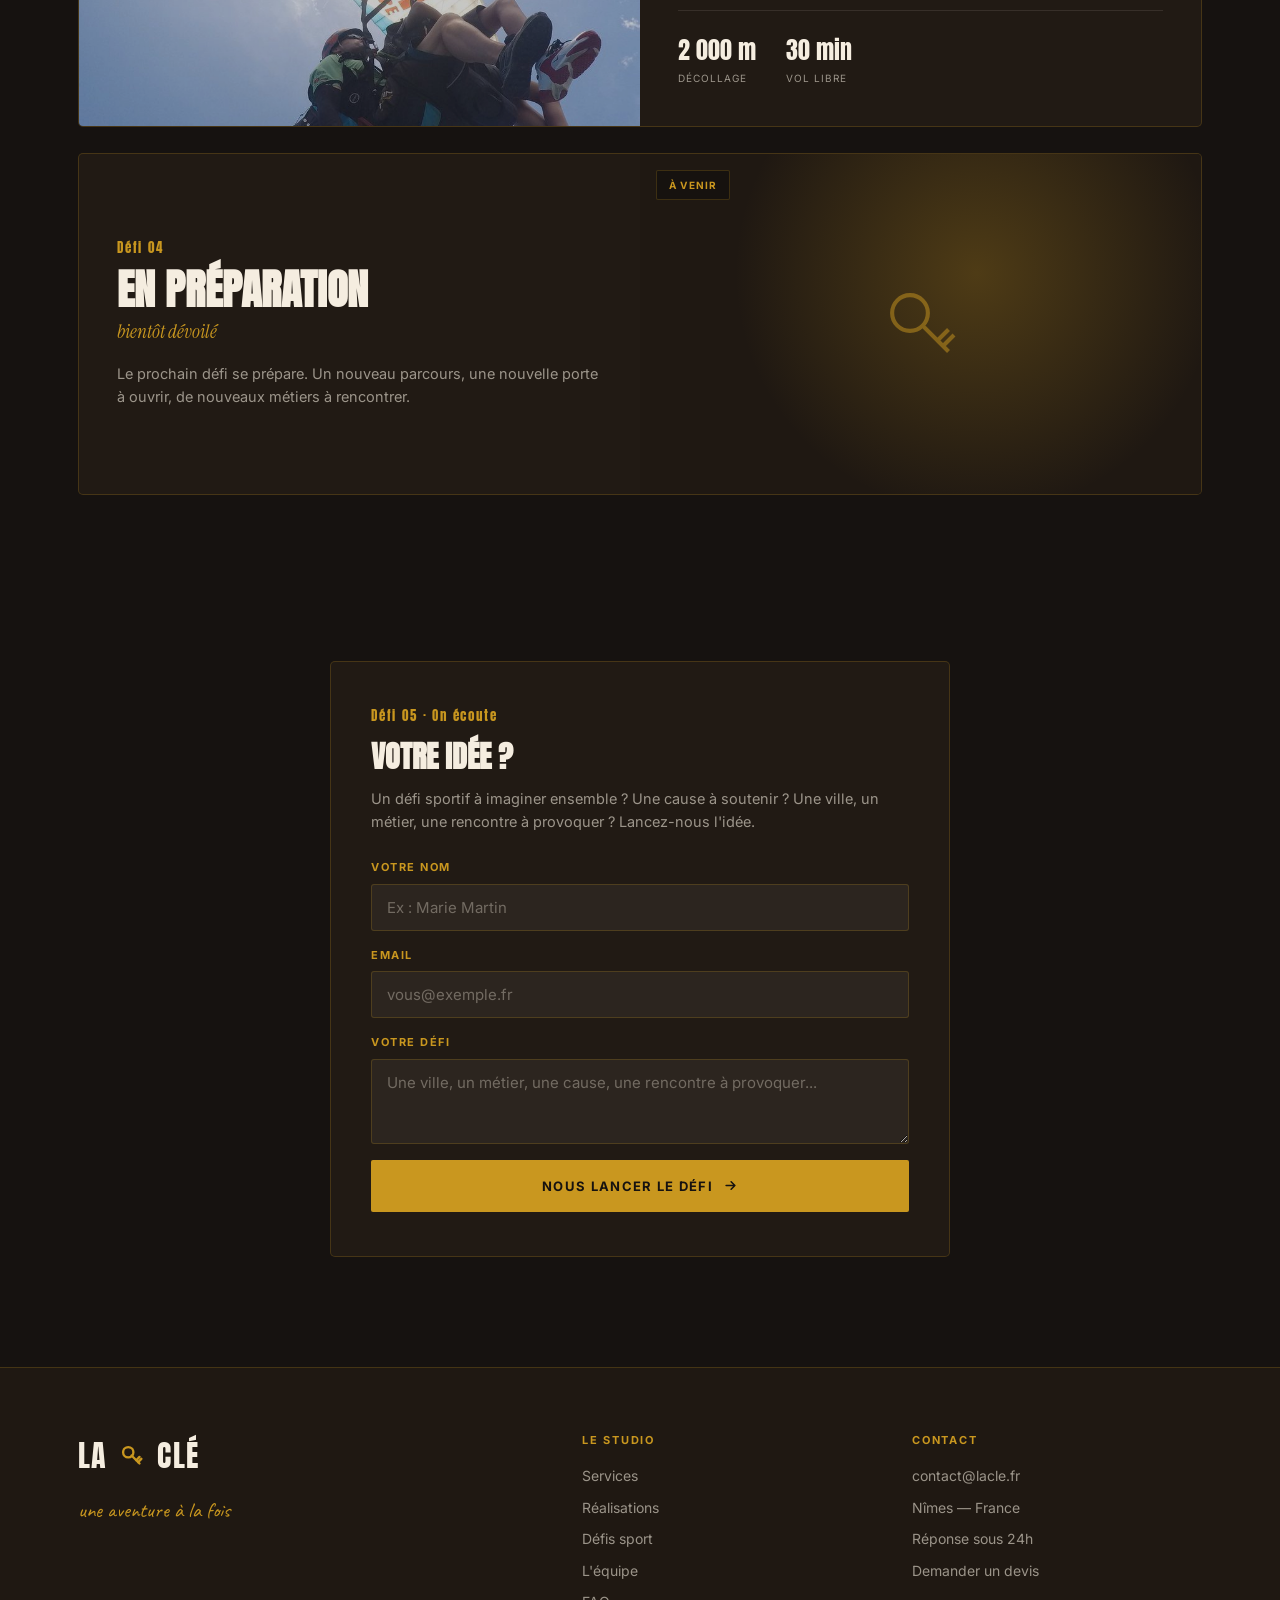
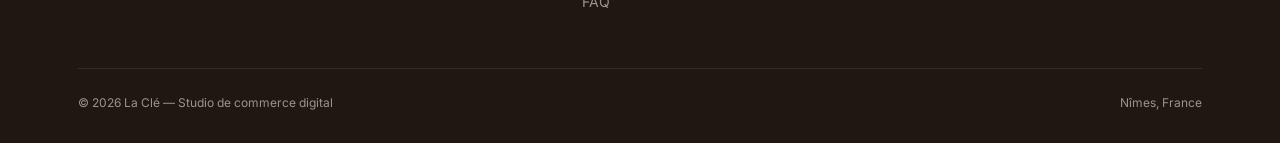
<file: lacle-refonte/defis.html>
<!DOCTYPE html>
<html lang="fr">
<head>
<meta charset="UTF-8" />
<meta name="viewport" content="width=device-width, initial-scale=1.0" />
<title>Défis sport — Chaque clé, une porte | La Clé</title>
<meta name="description" content="Les défis sport de La Clé : du vélo Nîmes-Marseille au saut en parachute. Pousser le sport pour pousser les rencontres et créer du contenu." />
<meta name="author" content="La Clé" />
<meta name="theme-color" content="#161210" />
<link rel="canonical" href="https://lacle.fr/defis.html" />
<link rel="icon" type="image/svg+xml" href="assets/favicon.svg" />
<meta property="og:type" content="website" />
<meta property="og:site_name" content="La Clé" />
<meta property="og:locale" content="fr_FR" />
<meta property="og:title" content="Défis sport — Chaque clé, une porte | La Clé" />
<meta property="og:description" content="Pousser le sport pour pousser les rencontres." />
<meta property="og:url" content="https://lacle.fr/defis.html" />
<meta property="og:image" content="https://lacle.fr/assets/og-image.jpg" />
<meta property="og:image:width" content="1200" />
<meta property="og:image:height" content="630" />
<meta name="twitter:card" content="summary_large_image" />
<meta name="twitter:title" content="Défis sport — Chaque clé, une porte | La Clé" />
<meta name="twitter:description" content="Pousser le sport pour pousser les rencontres." />
<meta name="twitter:image" content="https://lacle.fr/assets/og-image.jpg" />
<link rel="preconnect" href="https://fonts.googleapis.com" />
<link rel="preconnect" href="https://fonts.gstatic.com" crossorigin />
<link href="https://fonts.googleapis.com/css2?family=Anton&family=Caveat:wght@500;600;700&family=Inter:wght@300;400;500;600;700&family=Instrument+Serif:ital@0;1&display=swap" rel="stylesheet" />
<link rel="stylesheet" href="assets/style.css" />
<style>
  .sec { padding: 70px 0 110px; }

  .defi {
    display: grid; grid-template-columns: 1fr 1fr;
    gap: 0; align-items: stretch;
    border: 1px solid var(--line);
    border-radius: 5px; overflow: hidden;
    margin-bottom: 26px;
    background: var(--ink-card);
  }
  .defi:nth-child(even) .defi-img { order: 2; }
  .defi-img { position: relative; min-height: 340px; overflow: hidden; }
  .defi-img img {
    position: absolute; inset: 0;
    width: 100%; height: 100%; object-fit: cover;
    filter: brightness(.78) saturate(1.05);
    transition: transform .7s var(--ease);
  }
  .defi:hover .defi-img img { transform: scale(1.05); }
  .defi-img.placeholder {
    background:
      radial-gradient(circle at 60% 35%, rgba(201,151,31,0.28), transparent 60%),
      var(--ink-soft);
    display: flex; align-items: center; justify-content: center;
  }
  .defi-img.placeholder svg { width: 88px; height: 88px; opacity: .5; color: var(--gold); }
  .defi-status {
    position: absolute; top: 16px; left: 16px;
    font-size: 10px; font-weight: 700;
    text-transform: uppercase; letter-spacing: 0.12em;
    padding: 6px 12px; border-radius: 2px;
    background: rgba(22,18,16,0.9);
    border: 1px solid var(--line);
  }
  .defi-status.done { color: #6fcf86; border-color: rgba(111,207,134,0.4); }
  .defi-status.soon { color: var(--gold); }
  .defi-status.open { color: var(--cream); }
  .defi-body { padding: 40px 38px; display: flex; flex-direction: column; justify-content: center; }
  .defi-num {
    font-family: var(--display); font-size: 13px;
    letter-spacing: 0.14em; color: var(--gold);
    margin-bottom: 10px;
  }
  .defi-body h2 {
    font-family: var(--display);
    font-size: clamp(28px, 3.6vw, 42px);
    text-transform: uppercase; line-height: 1;
  }
  .defi-body .sub {
    font-family: var(--serif); font-style: italic;
    font-size: 19px; color: var(--gold);
    margin: 6px 0 14px;
  }
  .defi-body p { font-size: 14.5px; color: var(--text-mute); line-height: 1.65; }
  .defi-stats {
    display: flex; gap: 30px; margin-top: 22px;
    padding-top: 20px; border-top: 1px solid var(--line-soft);
  }
  .defi-stats .st .v {
    font-family: var(--display); font-size: 24px; color: var(--cream);
  }
  .defi-stats .st .l {
    font-size: 10px; text-transform: uppercase;
    letter-spacing: 0.1em; color: var(--text-mute);
  }
  .defi-link {
    display: inline-flex; align-items: center; gap: 8px;
    margin-top: 20px; font-size: 12px; font-weight: 700;
    text-transform: uppercase; letter-spacing: 0.08em;
    color: var(--gold); transition: gap .2s var(--ease);
    align-self: flex-start;
  }
  .defi-link:hover { gap: 14px; }

  /* formulaire défi */
  .defi-form-wrap {
    background: var(--ink-card);
    border: 1px solid var(--line);
    border-radius: 5px; padding: 44px 40px;
    max-width: 620px; margin: 30px auto 0;
  }
  .defi-form-wrap h3 {
    font-family: var(--display); font-size: 30px;
    text-transform: uppercase; margin-bottom: 6px;
  }
  .defi-form-wrap .lead {
    font-size: 14.5px; color: var(--text-mute);
    margin-bottom: 26px;
  }
  .field { display: flex; flex-direction: column; gap: 7px; margin-bottom: 16px; }
  .field label {
    font-size: 11px; font-weight: 700;
    text-transform: uppercase; letter-spacing: 0.14em;
    color: var(--gold);
  }
  .field input, .field textarea {
    background: rgba(255,255,255,0.05);
    border: 1.5px solid var(--line);
    color: var(--cream);
    padding: 13px 15px; border-radius: 3px;
    font-family: var(--sans); font-size: 15px;
    outline: none; transition: border-color .2s;
  }
  .field textarea { resize: vertical; }
  .field input:focus, .field textarea:focus { border-color: var(--gold); }
  .field input::placeholder, .field textarea::placeholder { color: rgba(245,237,224,0.35); }
  .hp { position: absolute; left: -9999px; }

  @media (max-width: 760px) {
    .defi { grid-template-columns: 1fr; }
    .defi:nth-child(even) .defi-img { order: 0; }
    .defi-img { min-height: 240px; }
  }
</style>
</head>
<body>

<nav class="nav">
  <a href="index.html" class="nav-logo">
    LA
    <svg viewBox="0 0 64 64" xmlns="http://www.w3.org/2000/svg" aria-hidden="true">
      <g fill="none" stroke="#c9971f" stroke-width="5" stroke-linecap="round">
        <circle cx="24" cy="24" r="11"/><path d="M31 31 L48 48"/>
        <path d="M41 41 L48 34 M45 45 L52 38"/>
      </g>
    </svg>
    CLÉ
  </a>
  <ul class="nav-links">
    <li><a href="index.html">Accueil</a></li>
    <li><a href="services.html">Services</a></li>
    <li><a href="realisations.html">Réalisations</a></li>
    <li><a href="defis.html" class="active">Défis</a></li>
    <li><a href="equipe.html">Équipe</a></li>
    <li><a href="faq.html">FAQ</a></li>
    <li><a href="index.html#contact" class="nav-cta">Demander un devis</a></li>
  </ul>
  <button class="nav-burger" aria-label="Menu"><span></span><span></span><span></span></button>
</nav>

<section class="page-hero">
  <div class="wrap">
    <span class="eyebrow">Défis sport</span>
    <h1 class="h-display">Chaque clé, <span class="serif-accent">une porte.</span></h1>
    <p>Pousser le sport pour pousser les rencontres. Des défis bien réels —
       pour relier des villes, des métiers, des gens.</p>
  </div>
</section>

<section class="sec">
  <div class="wrap">

    <article class="defi reveal">
      <div class="defi-img">
        <img src="assets/defis-00-e007726ff1.jpg" alt="Défi vélo Nîmes-Marseille" />
        <span class="defi-status done">Réalisé</span>
      </div>
      <div class="defi-body">
        <div class="defi-num">Défi 01</div>
        <h2>Nîmes → Marseille</h2>
        <div class="sub">une aventure à la fois</div>
        <p>Relier Nîmes à Marseille à vélo. Des kilomètres, des rencontres,
           des métiers à découvrir le long de la route. Chaque étape devient
           une clé.</p>
        <div class="defi-stats">
          <div class="st"><div class="v">137 km</div><div class="l">Distance</div></div>
          <div class="st"><div class="v">1 jour</div><div class="l">Format</div></div>
          <div class="st"><div class="v">∞</div><div class="l">Rencontres</div></div>
        </div>
        <a href="https://www.youtube.com/channel/UCWs4CnHRr5wrAAxjyaevR0Q" target="_blank" rel="noopener" class="defi-link">
          Suivre sur YouTube
          <svg viewBox="0 0 24 24" width="13" height="13" fill="none"><path d="M7 17L17 7M17 7H8M17 7v9" stroke="currentColor" stroke-width="2.3" stroke-linecap="round" stroke-linejoin="round"/></svg>
        </a>
      </div>
    </article>

    <article class="defi reveal">
      <div class="defi-img">
        <img src="assets/defis-01-7970843947.jpg" alt="Défi saut en parachute" />
        <span class="defi-status done">Réalisé</span>
      </div>
      <div class="defi-body">
        <div class="defi-num">Défi 02</div>
        <h2>Saut en parachute</h2>
        <div class="sub">ouvrir la porte du ciel</div>
        <p>Sauter dans le vide pour ouvrir une nouvelle porte. Adrénaline pure,
           sensation brute, et la certitude que chaque chute appelle un rebond.</p>
        <div class="defi-stats">
          <div class="st"><div class="v">4 000 m</div><div class="l">Altitude</div></div>
          <div class="st"><div class="v">200 km/h</div><div class="l">Chute libre</div></div>
        </div>
      </div>
    </article>

    <article class="defi reveal">
      <div class="defi-img">
        <img src="assets/defis-02-3879e3d5b0.jpg" alt="Défi saut en parapente" />
        <span class="defi-status done">Réalisé</span>
      </div>
      <div class="defi-body">
        <div class="defi-num">Défi 03</div>
        <h2>Saut en parapente</h2>
        <div class="sub">décoller pour mieux voir</div>
        <p>S'élancer depuis un sommet, planer au-dessus des paysages, prendre
           de la hauteur pour voir les portes qui s'ouvrent en bas.</p>
        <div class="defi-stats">
          <div class="st"><div class="v">2 000 m</div><div class="l">Décollage</div></div>
          <div class="st"><div class="v">30 min</div><div class="l">Vol libre</div></div>
        </div>
      </div>
    </article>

    <article class="defi reveal">
      <div class="defi-img placeholder">
        <span class="defi-status soon">À venir</span>
        <svg viewBox="0 0 64 64" fill="none" stroke="currentColor" stroke-width="3">
          <circle cx="24" cy="24" r="13"/><path d="M33 33 L52 52"/>
          <path d="M44 44 L52 36 M48 48 L56 40"/>
        </svg>
      </div>
      <div class="defi-body">
        <div class="defi-num">Défi 04</div>
        <h2>En préparation</h2>
        <div class="sub">bientôt dévoilé</div>
        <p>Le prochain défi se prépare. Un nouveau parcours, une nouvelle
           porte à ouvrir, de nouveaux métiers à rencontrer.</p>
      </div>
    </article>

  </div>
</section>

<!-- proposer un défi -->
<section class="sec" style="padding-top:0;">
  <div class="wrap">
    <div class="defi-form-wrap reveal">
      <div class="defi-num" style="margin-bottom:6px;">Défi 05 · On écoute</div>
      <h3>Votre idée ?</h3>
      <p class="lead">Un défi sportif à imaginer ensemble ? Une cause à soutenir ?
         Une ville, un métier, une rencontre à provoquer ? Lancez-nous l'idée.</p>
      <form name="defi" method="POST" data-netlify="true" netlify-honeypot="bot-field" action="/merci.html">
        <input type="hidden" name="form-name" value="defi" />
        <p class="hp"><label>Ne pas remplir : <input name="bot-field" /></label></p>
        <div class="field">
          <label for="dn">Votre nom</label>
          <input type="text" id="dn" name="nom" placeholder="Ex : Marie Martin" required />
        </div>
        <div class="field">
          <label for="de">Email</label>
          <input type="email" id="de" name="email" placeholder="vous@exemple.fr" required />
        </div>
        <div class="field">
          <label for="dd">Votre défi</label>
          <textarea id="dd" name="defi" rows="3" placeholder="Une ville, un métier, une cause, une rencontre à provoquer..." required></textarea>
        </div>
        <button type="submit" class="btn btn-primary btn-block">
          Nous lancer le défi
          <svg viewBox="0 0 24 24" fill="none"><path d="M5 12h14M13 6l6 6-6 6" stroke="currentColor" stroke-width="2.5" stroke-linecap="round" stroke-linejoin="round"/></svg>
        </button>
      </form>
    </div>
  </div>
</section>

<footer class="footer">
  <div class="wrap">
    <div class="footer-grid">
      <div>
        <div class="footer-logo">
          LA
          <svg viewBox="0 0 64 64" xmlns="http://www.w3.org/2000/svg" aria-hidden="true">
            <g fill="none" stroke="#c9971f" stroke-width="5" stroke-linecap="round">
              <circle cx="24" cy="24" r="11"/><path d="M31 31 L48 48"/>
              <path d="M41 41 L48 34 M45 45 L52 38"/>
            </g>
          </svg>
          CLÉ
        </div>
        <p class="footer-tag">une aventure à la fois</p>
      </div>
      <div class="footer-col">
        <h4>Le studio</h4>
        <a href="services.html">Services</a>
        <a href="realisations.html">Réalisations</a>
        <a href="defis.html">Défis sport</a>
        <a href="equipe.html">L'équipe</a>
        <a href="faq.html">FAQ</a>
      </div>
      <div class="footer-col">
        <h4>Contact</h4>
        <a href="mailto:contact@lacle.fr">contact@lacle.fr</a>
        <p>Nîmes — France</p>
        <p>Réponse sous 24h</p>
        <a href="index.html#contact">Demander un devis</a>
      </div>
    </div>
    <div class="footer-bottom">
      <span>© 2026 La Clé — Studio de commerce digital</span>
      <span>Nîmes, France</span>
    </div>
  </div>
</footer>

<script src="assets/main.js"></script>
</body>
</html>
</file>
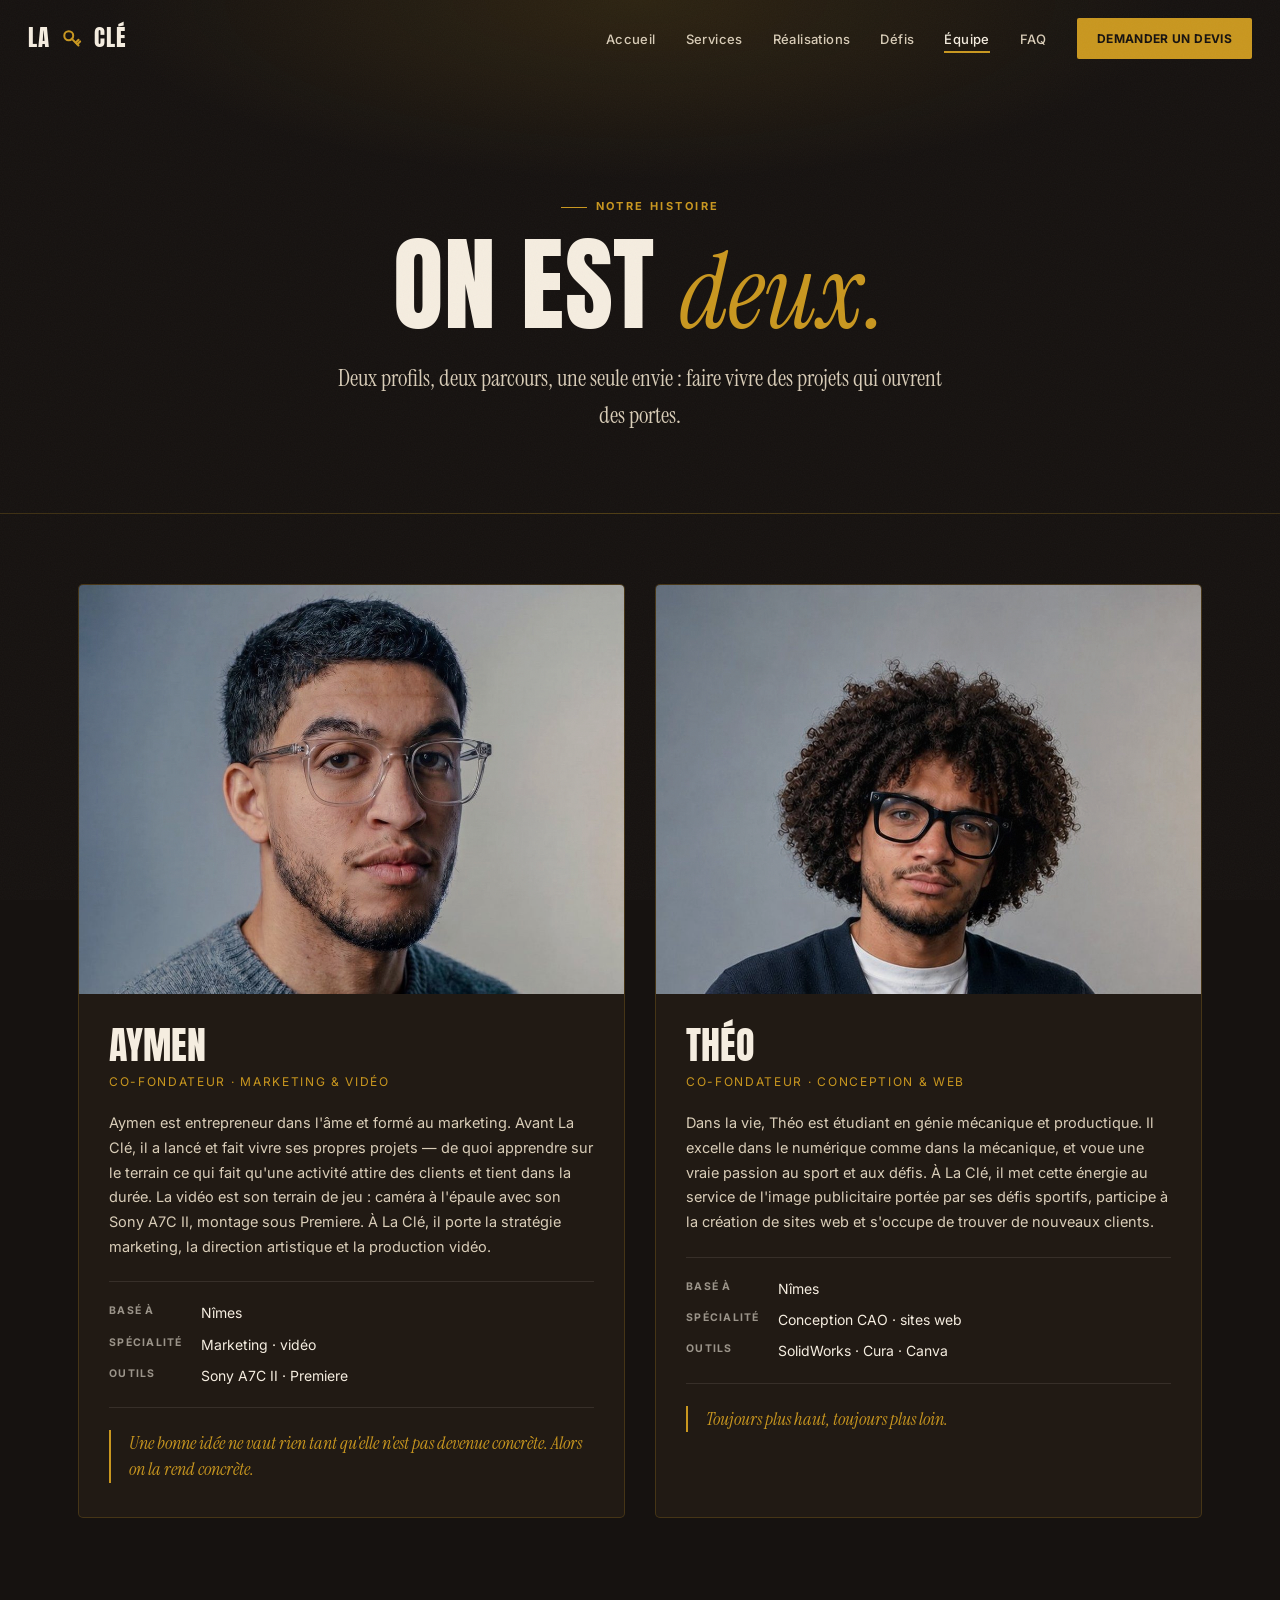
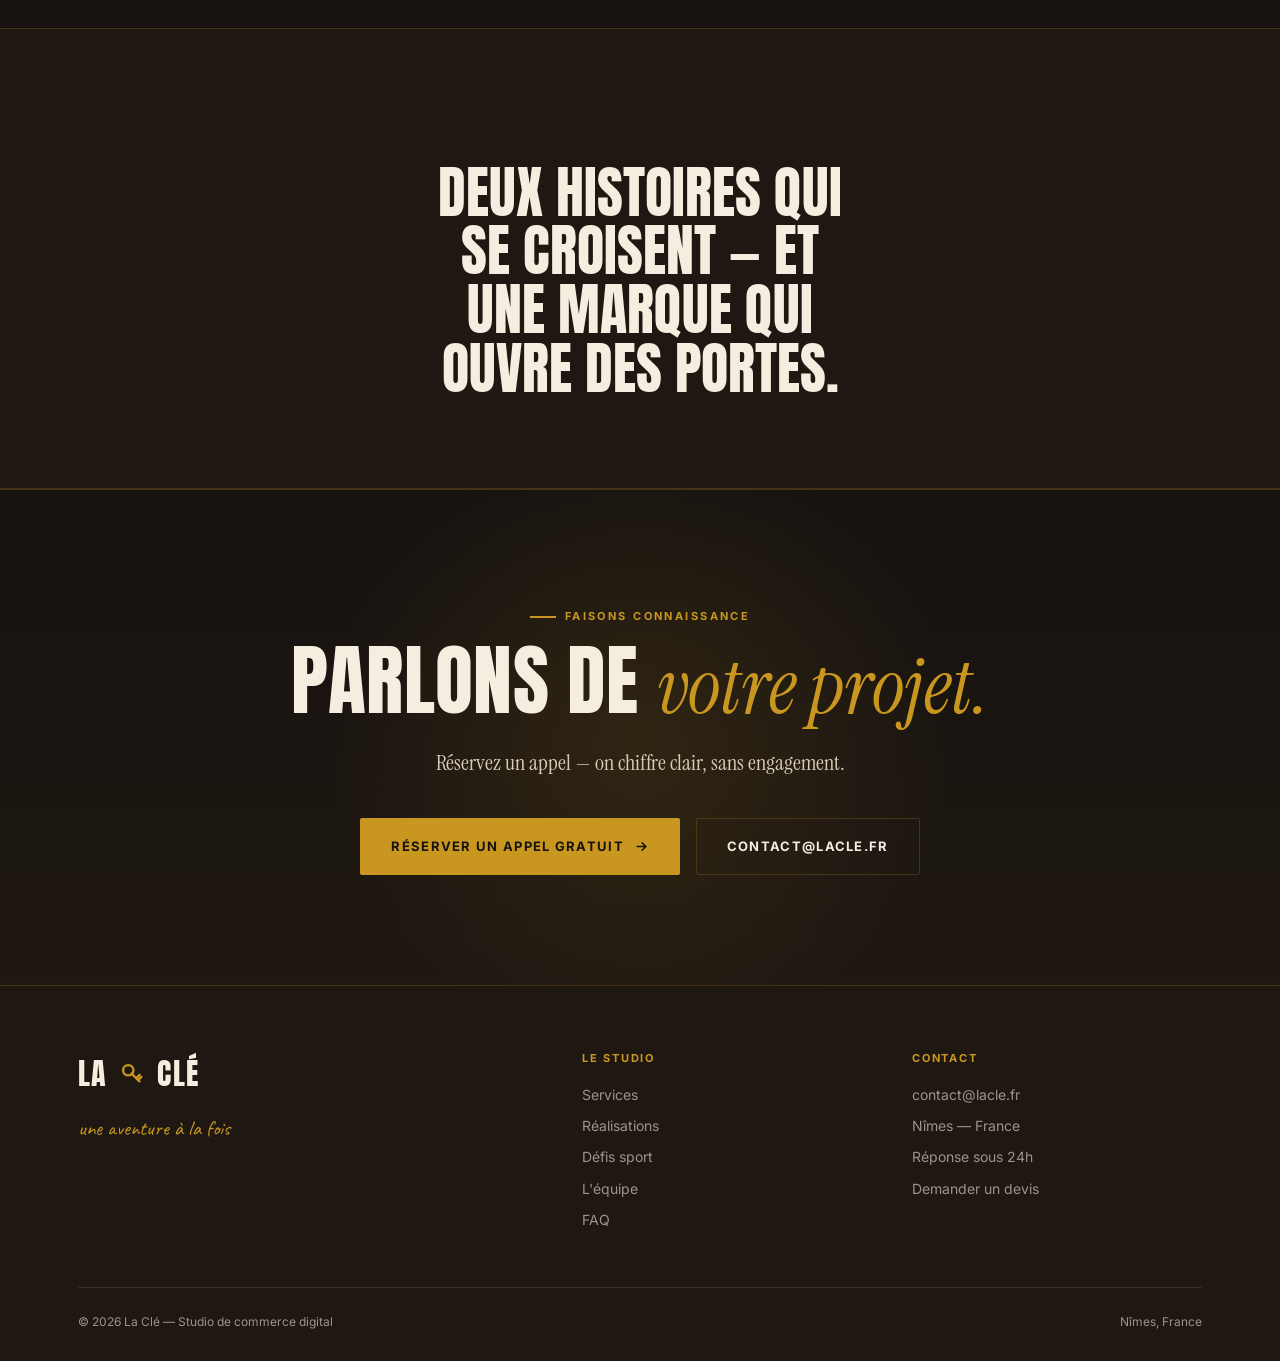
<file: lacle-refonte/equipe.html>
<!DOCTYPE html>
<html lang="fr">
<head>
<meta charset="UTF-8" />
<meta name="viewport" content="width=device-width, initial-scale=1.0" />
<title>L'équipe — Aymen &amp; Théo | La Clé</title>
<meta name="description" content="Deux profils, deux parcours, une seule envie : faire vivre des projets qui ouvrent des portes. Découvrez l'équipe du studio La Clé à Nîmes." />
<meta name="author" content="La Clé" />
<meta name="theme-color" content="#161210" />
<link rel="canonical" href="https://lacle.fr/equipe.html" />
<link rel="icon" type="image/svg+xml" href="assets/favicon.svg" />
<meta property="og:type" content="website" />
<meta property="og:site_name" content="La Clé" />
<meta property="og:locale" content="fr_FR" />
<meta property="og:title" content="L'équipe — Aymen & Théo | La Clé" />
<meta property="og:description" content="Deux profils, deux parcours, une seule envie." />
<meta property="og:url" content="https://lacle.fr/equipe.html" />
<meta property="og:image" content="https://lacle.fr/assets/og-image.jpg" />
<meta property="og:image:width" content="1200" />
<meta property="og:image:height" content="630" />
<meta name="twitter:card" content="summary_large_image" />
<meta name="twitter:title" content="L'équipe — Aymen & Théo | La Clé" />
<meta name="twitter:description" content="Deux profils, deux parcours, une seule envie." />
<meta name="twitter:image" content="https://lacle.fr/assets/og-image.jpg" />
<link rel="preconnect" href="https://fonts.googleapis.com" />
<link rel="preconnect" href="https://fonts.gstatic.com" crossorigin />
<link href="https://fonts.googleapis.com/css2?family=Anton&family=Caveat:wght@500;600;700&family=Inter:wght@300;400;500;600;700&family=Instrument+Serif:ital@0;1&display=swap" rel="stylesheet" />
<link rel="stylesheet" href="assets/style.css" />
<style>
  .sec { padding: 70px 0 110px; }
  .team-grid {
    display: grid; grid-template-columns: repeat(2, 1fr);
    gap: 30px;
  }
  .member {
    background: var(--ink-card);
    border: 1px solid var(--line);
    border-radius: 5px; overflow: hidden;
  }
  .member-photo { position: relative; aspect-ratio: 4/3; overflow: hidden; }
  .member-photo img {
    width: 100%; height: 100%; object-fit: cover;
    object-position: center top;
    filter: brightness(.92) saturate(1.02);
    transition: transform .6s var(--ease);
  }
  .member:hover .member-photo img { transform: scale(1.04); }
  .member-body { padding: 32px 30px 34px; }
  .member-name {
    font-family: var(--display);
    font-size: 38px; text-transform: uppercase;
    line-height: 1;
  }
  .member-role {
    font-size: 12px; text-transform: uppercase;
    letter-spacing: 0.14em; color: var(--gold);
    margin: 8px 0 20px;
  }
  .member-bio {
    font-size: 14.5px; color: var(--cream-soft);
    line-height: 1.7; margin-bottom: 22px;
  }
  .member-meta {
    display: grid; grid-template-columns: auto 1fr;
    gap: 9px 18px;
    padding: 20px 0;
    border-top: 1px solid var(--line-soft);
    border-bottom: 1px solid var(--line-soft);
  }
  .member-meta dt {
    font-size: 10.5px; font-weight: 700;
    text-transform: uppercase; letter-spacing: 0.12em;
    color: var(--text-mute); padding-top: 1px;
  }
  .member-meta dd { font-size: 14px; color: var(--cream); }
  .member-quote {
    margin-top: 22px;
    font-family: var(--serif); font-style: italic;
    font-size: 18px; color: var(--gold);
    line-height: 1.45;
    padding-left: 18px;
    border-left: 2px solid var(--gold);
  }

  /* duo statement */
  .duo {
    background: var(--ink-soft);
    border-top: 1px solid var(--line);
    border-bottom: 1px solid var(--line);
    text-align: center;
  }
  .duo .wrap { padding: 90px 28px; }
  .duo .big {
    font-family: var(--display);
    font-size: clamp(30px, 4.6vw, 56px);
    text-transform: uppercase; line-height: 1.05;
    max-width: 16ch; margin: 18px auto 0;
  }

  @media (max-width: 760px) {
    .team-grid { grid-template-columns: 1fr; }
  }
</style>
</head>
<body>

<nav class="nav">
  <a href="index.html" class="nav-logo">
    LA
    <svg viewBox="0 0 64 64" xmlns="http://www.w3.org/2000/svg" aria-hidden="true">
      <g fill="none" stroke="#c9971f" stroke-width="5" stroke-linecap="round">
        <circle cx="24" cy="24" r="11"/><path d="M31 31 L48 48"/>
        <path d="M41 41 L48 34 M45 45 L52 38"/>
      </g>
    </svg>
    CLÉ
  </a>
  <ul class="nav-links">
    <li><a href="index.html">Accueil</a></li>
    <li><a href="services.html">Services</a></li>
    <li><a href="realisations.html">Réalisations</a></li>
    <li><a href="defis.html">Défis</a></li>
    <li><a href="equipe.html" class="active">Équipe</a></li>
    <li><a href="faq.html">FAQ</a></li>
    <li><a href="index.html#contact" class="nav-cta">Demander un devis</a></li>
  </ul>
  <button class="nav-burger" aria-label="Menu"><span></span><span></span><span></span></button>
</nav>

<section class="page-hero">
  <div class="wrap">
    <span class="eyebrow">Notre histoire</span>
    <h1 class="h-display">On est <span class="serif-accent">deux.</span></h1>
    <p>Deux profils, deux parcours, une seule envie : faire vivre des
       projets qui ouvrent des portes.</p>
  </div>
</section>

<section class="sec">
  <div class="wrap">
    <div class="team-grid">

      <article class="member reveal" data-d="1">
        <div class="member-photo">
          <img src="assets/equipe-00-ffe26fb25e.jpg" alt="Aymen — co-fondateur de La Clé" />
        </div>
        <div class="member-body">
          <div class="member-name">Aymen</div>
          <div class="member-role">Co-fondateur · Marketing &amp; vidéo</div>
          <p class="member-bio">
            Aymen est entrepreneur dans l'âme et formé au marketing. Avant
            La Clé, il a lancé et fait vivre ses propres projets — de quoi
            apprendre sur le terrain ce qui fait qu'une activité attire des
            clients et tient dans la durée. La vidéo est son terrain de jeu :
            caméra à l'épaule avec son Sony A7C II, montage sous Premiere.
            À La Clé, il porte la stratégie marketing, la direction artistique
            et la production vidéo.
          </p>
          <dl class="member-meta">
            <dt>Basé à</dt><dd>Nîmes</dd>
            <dt>Spécialité</dt><dd>Marketing · vidéo</dd>
            <dt>Outils</dt><dd>Sony A7C II · Premiere</dd>
          </dl>
          <p class="member-quote">
            Une bonne idée ne vaut rien tant qu'elle n'est pas devenue
            concrète. Alors on la rend concrète.
          </p>
        </div>
      </article>

      <article class="member reveal" data-d="2">
        <div class="member-photo">
          <img src="assets/equipe-01-02e78cd4a6.jpg" alt="Théo — co-fondateur de La Clé" />
        </div>
        <div class="member-body">
          <div class="member-name">Théo</div>
          <div class="member-role">Co-fondateur · Conception &amp; web</div>
          <p class="member-bio">
            Dans la vie, Théo est étudiant en génie mécanique et productique.
            Il excelle dans le numérique comme dans la mécanique, et voue une
            vraie passion au sport et aux défis. À La Clé, il met cette énergie
            au service de l'image publicitaire portée par ses défis sportifs,
            participe à la création de sites web et s'occupe de trouver de
            nouveaux clients.
          </p>
          <dl class="member-meta">
            <dt>Basé à</dt><dd>Nîmes</dd>
            <dt>Spécialité</dt><dd>Conception CAO · sites web</dd>
            <dt>Outils</dt><dd>SolidWorks · Cura · Canva</dd>
          </dl>
          <p class="member-quote">
            Toujours plus haut, toujours plus loin.
          </p>
        </div>
      </article>

    </div>
  </div>
</section>

<section class="duo">
  <div class="wrap">
    <span class="eyebrow reveal">Ce qui nous lie</span>
    <p class="big reveal" data-d="1">
      Deux histoires qui se croisent — et une marque
      qui ouvre des portes.
    </p>
  </div>
</section>

<section class="cta-banner">
  <div class="inner wrap">
    <span class="eyebrow reveal" style="margin-bottom:18px;">Faisons connaissance</span>
    <h2 class="h-display reveal" data-d="1">Parlons de <span class="serif-accent">votre projet.</span></h2>
    <p class="reveal" data-d="2">Réservez un appel — on chiffre clair, sans engagement.</p>
    <div class="reveal" data-d="3" style="display:flex;gap:16px;justify-content:center;flex-wrap:wrap;">
      <a href="https://calendly.com/" target="_blank" rel="noopener" class="btn btn-primary">
        Réserver un appel gratuit
        <svg viewBox="0 0 24 24" fill="none"><path d="M5 12h14M13 6l6 6-6 6" stroke="currentColor" stroke-width="2.5" stroke-linecap="round" stroke-linejoin="round"/></svg>
      </a>
      <a href="mailto:contact@lacle.fr" class="btn btn-ghost">contact@lacle.fr</a>
    </div>
  </div>
</section>

<footer class="footer">
  <div class="wrap">
    <div class="footer-grid">
      <div>
        <div class="footer-logo">
          LA
          <svg viewBox="0 0 64 64" xmlns="http://www.w3.org/2000/svg" aria-hidden="true">
            <g fill="none" stroke="#c9971f" stroke-width="5" stroke-linecap="round">
              <circle cx="24" cy="24" r="11"/><path d="M31 31 L48 48"/>
              <path d="M41 41 L48 34 M45 45 L52 38"/>
            </g>
          </svg>
          CLÉ
        </div>
        <p class="footer-tag">une aventure à la fois</p>
      </div>
      <div class="footer-col">
        <h4>Le studio</h4>
        <a href="services.html">Services</a>
        <a href="realisations.html">Réalisations</a>
        <a href="defis.html">Défis sport</a>
        <a href="equipe.html">L'équipe</a>
        <a href="faq.html">FAQ</a>
      </div>
      <div class="footer-col">
        <h4>Contact</h4>
        <a href="mailto:contact@lacle.fr">contact@lacle.fr</a>
        <p>Nîmes — France</p>
        <p>Réponse sous 24h</p>
        <a href="index.html#contact">Demander un devis</a>
      </div>
    </div>
    <div class="footer-bottom">
      <span>© 2026 La Clé — Studio de commerce digital</span>
      <span>Nîmes, France</span>
    </div>
  </div>
</footer>

<script src="assets/main.js"></script>
</body>
</html>
</file>
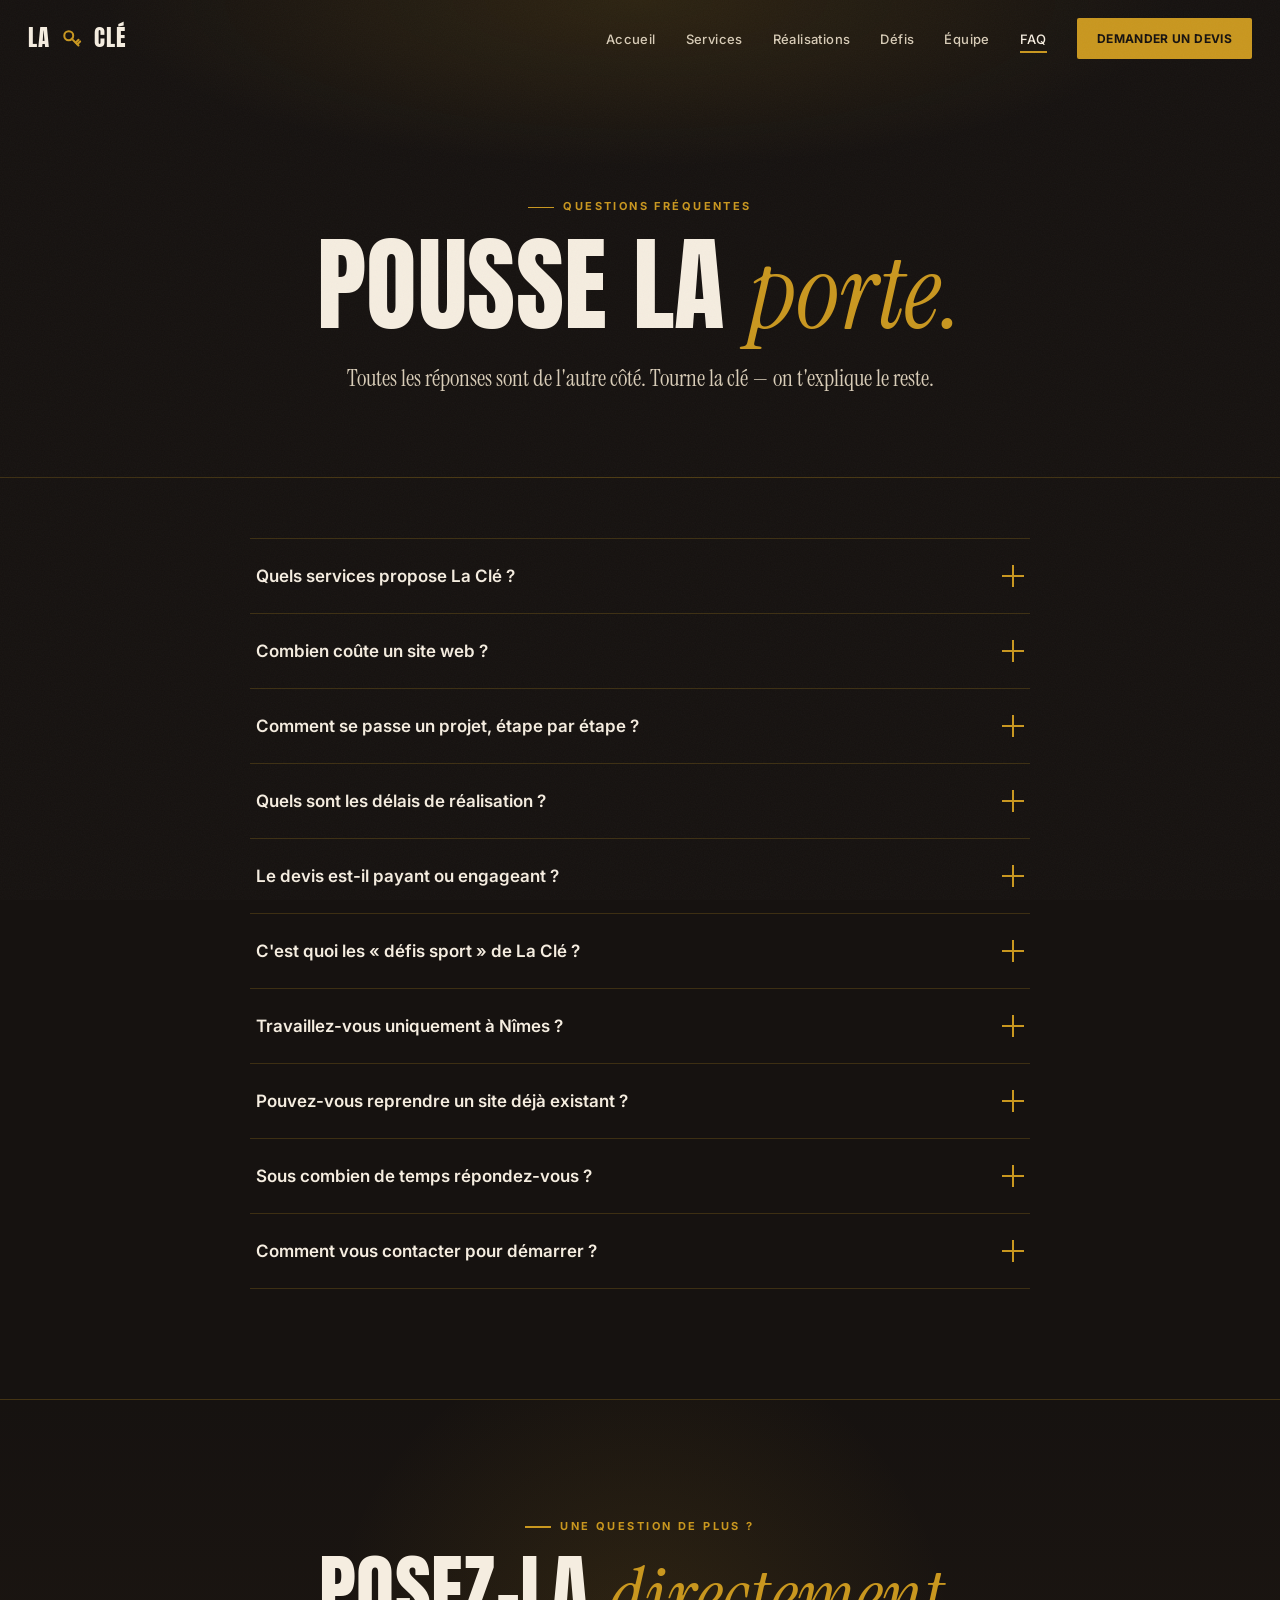
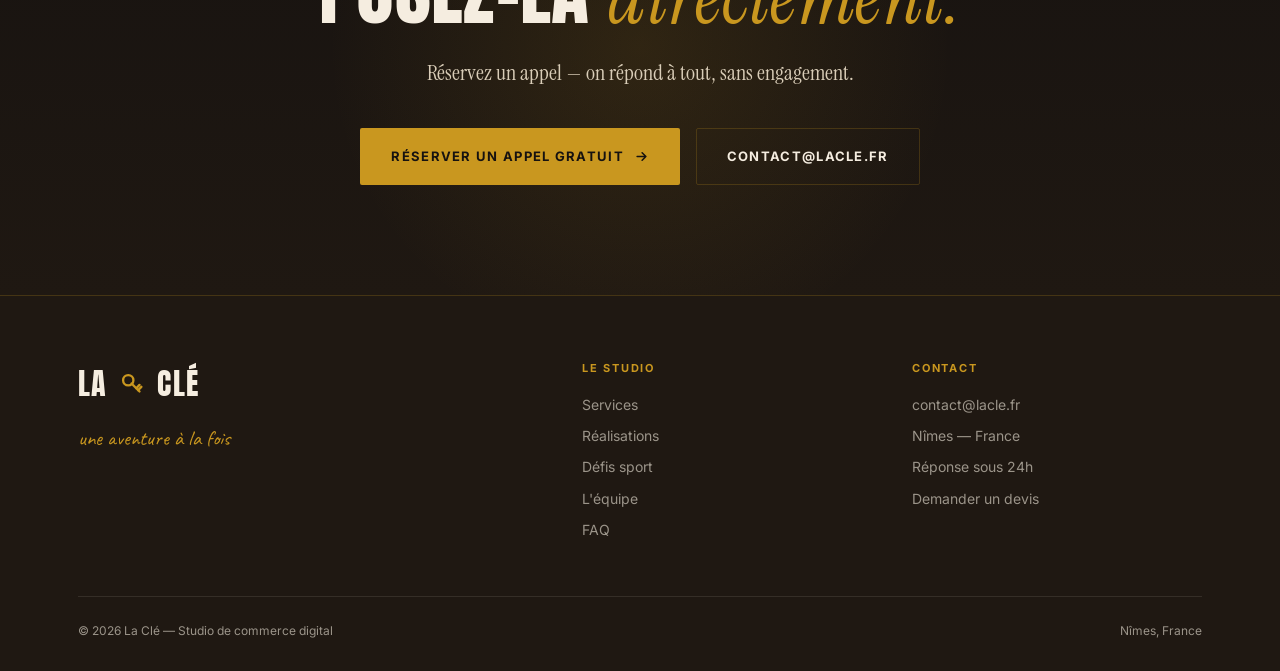
<file: lacle-refonte/faq.html>
<!DOCTYPE html>
<html lang="fr">
<head>
<meta charset="UTF-8" />
<meta name="viewport" content="width=device-width, initial-scale=1.0" />
<title>FAQ — Questions fréquentes | La Clé</title>
<meta name="description" content="Toutes les réponses sur le studio La Clé : services, tarifs, déroulé d'un projet, délais et devis. Tournez la clé, on vous explique le reste." />
<meta name="author" content="La Clé" />
<meta name="theme-color" content="#161210" />
<link rel="canonical" href="https://lacle.fr/faq.html" />
<link rel="icon" type="image/svg+xml" href="assets/favicon.svg" />
<meta property="og:type" content="website" />
<meta property="og:site_name" content="La Clé" />
<meta property="og:locale" content="fr_FR" />
<meta property="og:title" content="FAQ — Questions fréquentes | La Clé" />
<meta property="og:description" content="Toutes les réponses sur le studio La Clé." />
<meta property="og:url" content="https://lacle.fr/faq.html" />
<meta property="og:image" content="https://lacle.fr/assets/og-image.jpg" />
<meta property="og:image:width" content="1200" />
<meta property="og:image:height" content="630" />
<meta name="twitter:card" content="summary_large_image" />
<meta name="twitter:title" content="FAQ — Questions fréquentes | La Clé" />
<meta name="twitter:description" content="Toutes les réponses sur le studio La Clé." />
<meta name="twitter:image" content="https://lacle.fr/assets/og-image.jpg" />
<link rel="preconnect" href="https://fonts.googleapis.com" />
<link rel="preconnect" href="https://fonts.gstatic.com" crossorigin />
<link href="https://fonts.googleapis.com/css2?family=Anton&family=Caveat:wght@500;600;700&family=Inter:wght@300;400;500;600;700&family=Instrument+Serif:ital@0;1&display=swap" rel="stylesheet" />
<link rel="stylesheet" href="assets/style.css" />
<style>
  .sec { padding: 60px 0 110px; }
  .faq-wrap { max-width: 780px; margin: 0 auto; }
  .faq-item { border-bottom: 1px solid var(--line); }
  .faq-item:first-child { border-top: 1px solid var(--line); }
  .faq-q {
    width: 100%; background: none; border: none; cursor: pointer;
    text-align: left;
    display: flex; justify-content: space-between; align-items: center;
    gap: 20px; padding: 26px 6px;
    font-family: var(--sans); font-size: 17px;
    font-weight: 600; color: var(--cream);
    transition: color .2s;
  }
  .faq-q:hover { color: var(--gold); }
  .faq-q .pm { flex-shrink: 0; width: 22px; height: 22px; position: relative; }
  .faq-q .pm::before, .faq-q .pm::after {
    content: ""; position: absolute; background: var(--gold);
    transition: transform .3s var(--ease);
  }
  .faq-q .pm::before {
    left: 0; top: 50%; width: 100%; height: 2px; transform: translateY(-50%);
  }
  .faq-q .pm::after {
    left: 50%; top: 0; width: 2px; height: 100%; transform: translateX(-50%);
  }
  .faq-item.open .pm::after { transform: translateX(-50%) scaleY(0); }
  .faq-a { max-height: 0; overflow: hidden; transition: max-height .4s var(--ease); }
  .faq-a p {
    padding: 0 6px 28px;
    font-size: 14.5px; color: var(--text-mute); line-height: 1.75;
  }
</style>
</head>
<body>

<nav class="nav">
  <a href="index.html" class="nav-logo">
    LA
    <svg viewBox="0 0 64 64" xmlns="http://www.w3.org/2000/svg" aria-hidden="true">
      <g fill="none" stroke="#c9971f" stroke-width="5" stroke-linecap="round">
        <circle cx="24" cy="24" r="11"/><path d="M31 31 L48 48"/>
        <path d="M41 41 L48 34 M45 45 L52 38"/>
      </g>
    </svg>
    CLÉ
  </a>
  <ul class="nav-links">
    <li><a href="index.html">Accueil</a></li>
    <li><a href="services.html">Services</a></li>
    <li><a href="realisations.html">Réalisations</a></li>
    <li><a href="defis.html">Défis</a></li>
    <li><a href="equipe.html">Équipe</a></li>
    <li><a href="faq.html" class="active">FAQ</a></li>
    <li><a href="index.html#contact" class="nav-cta">Demander un devis</a></li>
  </ul>
  <button class="nav-burger" aria-label="Menu"><span></span><span></span><span></span></button>
</nav>

<section class="page-hero">
  <div class="wrap">
    <span class="eyebrow">Questions fréquentes</span>
    <h1 class="h-display">Pousse la <span class="serif-accent">porte.</span></h1>
    <p>Toutes les réponses sont de l'autre côté. Tourne la clé —
       on t'explique le reste.</p>
  </div>
</section>

<section class="sec">
  <div class="wrap">
    <div class="faq-wrap reveal">

      <div class="faq-item">
        <button class="faq-q">Quels services propose La Clé ?<span class="pm"></span></button>
        <div class="faq-a"><p>La Clé est un studio de commerce digital basé à Nîmes. On crée des sites web, du contenu visuel et vidéo, des flyers et des supports de communication, ainsi que des outils logiciels sur mesure. L'idée : réunir au même endroit tout ce dont une activité a besoin pour exister en ligne et attirer des clients.</p></div>
      </div>

      <div class="faq-item">
        <button class="faq-q">Combien coûte un site web ?<span class="pm"></span></button>
        <div class="faq-a"><p>Le prix dépend du projet : une vitrine simple n'a pas le même budget qu'une plateforme avec réservation ou espace client. Plutôt que d'afficher un tarif unique, on établit un devis clair et détaillé après un premier échange. Aucun engagement : tu reçois le chiffrage, tu décides ensuite.</p></div>
      </div>

      <div class="faq-item">
        <button class="faq-q">Comment se passe un projet, étape par étape ?<span class="pm"></span></button>
        <div class="faq-a"><p>On commence par un brief pour comprendre ton besoin. On te renvoie ensuite un devis et un planning. La réalisation se fait par étapes (livraison phasée) pour que tu voies le projet avancer et que tu puisses réagir au fur et à mesure. À la fin, on livre, on met en ligne, et on reste joignables.</p></div>
      </div>

      <div class="faq-item">
        <button class="faq-q">Quels sont les délais de réalisation ?<span class="pm"></span></button>
        <div class="faq-a"><p>Tout dépend de l'ampleur du projet, mais on travaille vite et par étapes. Un support visuel ou un flyer se livre en quelques jours ; un site web complet demande davantage de temps. On annonce le planning dès le devis, pour que tu saches à quoi t'attendre.</p></div>
      </div>

      <div class="faq-item">
        <button class="faq-q">Le devis est-il payant ou engageant ?<span class="pm"></span></button>
        <div class="faq-a"><p>Non. Le devis est gratuit et sans engagement. On chiffre clairement, on présente le projet — et si le feeling n'y est pas, tu n'es obligé à rien. On préfère un brief honnête et une décision libre.</p></div>
      </div>

      <div class="faq-item">
        <button class="faq-q">C'est quoi les « défis sport » de La Clé ?<span class="pm"></span></button>
        <div class="faq-a"><p>Les défis sport, c'est notre façon de faire vivre la marque autrement : des challenges sportifs qui deviennent du contenu visuel et publicitaire. C'est une partie de notre identité — tu peux retrouver le détail sur la page Défis du site.</p></div>
      </div>

      <div class="faq-item">
        <button class="faq-q">Travaillez-vous uniquement à Nîmes ?<span class="pm"></span></button>
        <div class="faq-a"><p>La Clé est basée à Nîmes, mais une grande partie du travail (sites web, visuels, échanges) se fait à distance. On peut donc accompagner des projets ailleurs en France sans souci. Pour la vidéo ou les tournages, on en discute selon le lieu.</p></div>
      </div>

      <div class="faq-item">
        <button class="faq-q">Pouvez-vous reprendre un site déjà existant ?<span class="pm"></span></button>
        <div class="faq-a"><p>Oui. On peut refondre, moderniser ou faire évoluer un site déjà en place, comme repartir d'une page blanche. Le mieux est de nous montrer l'existant lors du premier échange pour qu'on évalue ce qui est le plus pertinent.</p></div>
      </div>

      <div class="faq-item">
        <button class="faq-q">Sous combien de temps répondez-vous ?<span class="pm"></span></button>
        <div class="faq-a"><p>On répond généralement sous 24 heures ouvrées. Le plus simple pour démarrer : réserver un appel ou nous écrire à contact@lacle.fr. Un échange direct, c'est toujours mieux.</p></div>
      </div>

      <div class="faq-item">
        <button class="faq-q">Comment vous contacter pour démarrer ?<span class="pm"></span></button>
        <div class="faq-a"><p>Le plus simple : réserver un appel gratuit depuis n'importe quelle page du site, ou nous écrire directement à contact@lacle.fr. Un projet, une idée, ou même un brief encore flou — on part de là.</p></div>
      </div>

    </div>
  </div>
</section>

<section class="cta-banner">
  <div class="inner wrap">
    <span class="eyebrow reveal" style="margin-bottom:18px;">Une question de plus ?</span>
    <h2 class="h-display reveal" data-d="1">Posez-la <span class="serif-accent">directement.</span></h2>
    <p class="reveal" data-d="2">Réservez un appel — on répond à tout, sans engagement.</p>
    <div class="reveal" data-d="3" style="display:flex;gap:16px;justify-content:center;flex-wrap:wrap;">
      <a href="https://calendly.com/" target="_blank" rel="noopener" class="btn btn-primary">
        Réserver un appel gratuit
        <svg viewBox="0 0 24 24" fill="none"><path d="M5 12h14M13 6l6 6-6 6" stroke="currentColor" stroke-width="2.5" stroke-linecap="round" stroke-linejoin="round"/></svg>
      </a>
      <a href="mailto:contact@lacle.fr" class="btn btn-ghost">contact@lacle.fr</a>
    </div>
  </div>
</section>

<footer class="footer">
  <div class="wrap">
    <div class="footer-grid">
      <div>
        <div class="footer-logo">
          LA
          <svg viewBox="0 0 64 64" xmlns="http://www.w3.org/2000/svg" aria-hidden="true">
            <g fill="none" stroke="#c9971f" stroke-width="5" stroke-linecap="round">
              <circle cx="24" cy="24" r="11"/><path d="M31 31 L48 48"/>
              <path d="M41 41 L48 34 M45 45 L52 38"/>
            </g>
          </svg>
          CLÉ
        </div>
        <p class="footer-tag">une aventure à la fois</p>
      </div>
      <div class="footer-col">
        <h4>Le studio</h4>
        <a href="services.html">Services</a>
        <a href="realisations.html">Réalisations</a>
        <a href="defis.html">Défis sport</a>
        <a href="equipe.html">L'équipe</a>
        <a href="faq.html">FAQ</a>
      </div>
      <div class="footer-col">
        <h4>Contact</h4>
        <a href="mailto:contact@lacle.fr">contact@lacle.fr</a>
        <p>Nîmes — France</p>
        <p>Réponse sous 24h</p>
        <a href="index.html#contact">Demander un devis</a>
      </div>
    </div>
    <div class="footer-bottom">
      <span>© 2026 La Clé — Studio de commerce digital</span>
      <span>Nîmes, France</span>
    </div>
  </div>
</footer>

<script src="assets/main.js"></script>
<script>
  document.querySelectorAll('.faq-q').forEach(function (q) {
    q.addEventListener('click', function () {
      var item = q.parentElement;
      var a = q.nextElementSibling;
      var open = item.classList.contains('open');
      document.querySelectorAll('.faq-item.open').forEach(function (it) {
        it.classList.remove('open');
        it.querySelector('.faq-a').style.maxHeight = null;
      });
      if (!open) {
        item.classList.add('open');
        a.style.maxHeight = a.scrollHeight + 'px';
      }
    });
  });
</script>
</body>
</html>
</file>
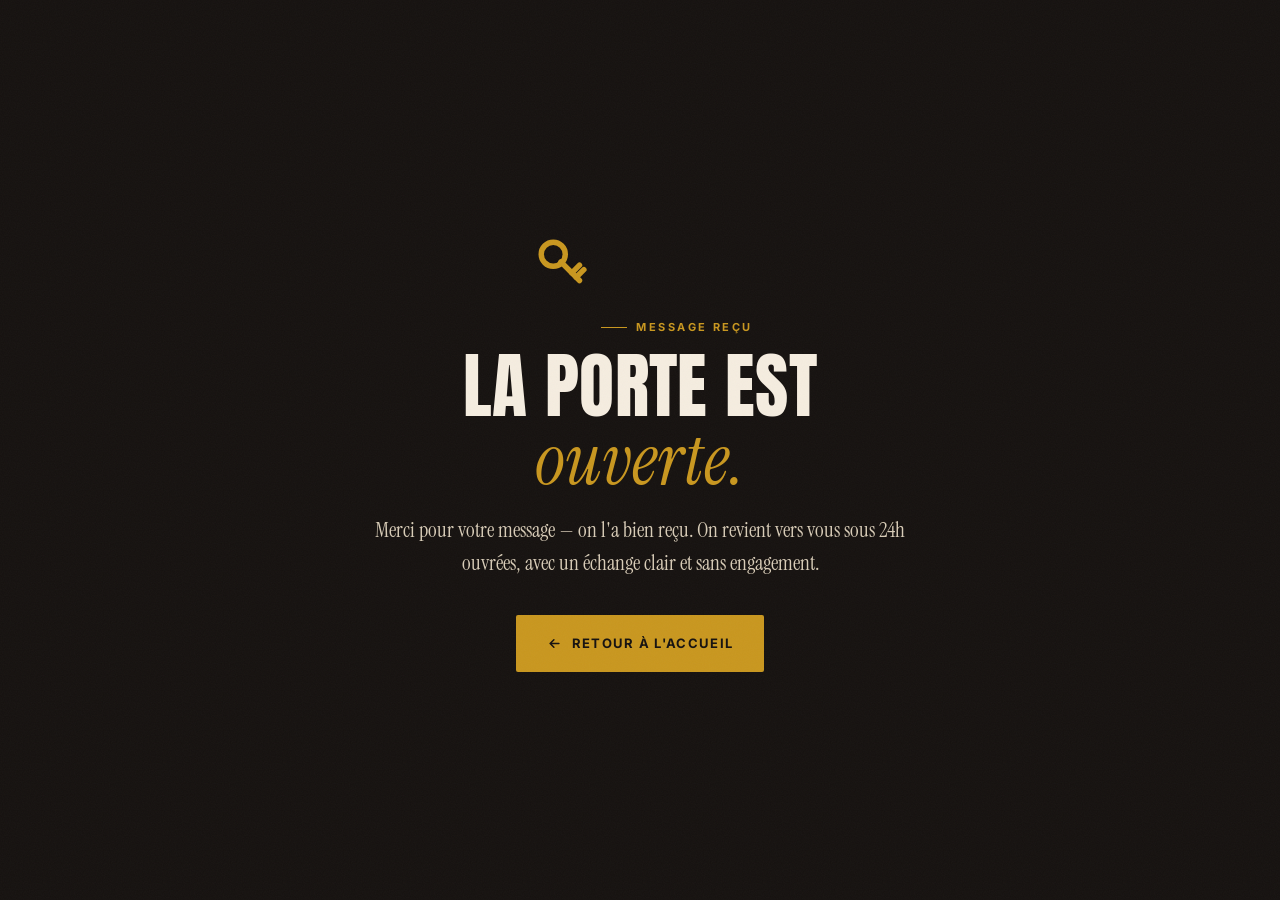
<file: lacle-refonte/merci.html>
<!DOCTYPE html>
<html lang="fr">
<head>
<meta charset="UTF-8" />
<meta name="viewport" content="width=device-width, initial-scale=1.0" />
<title>Message envoyé — Merci ! | La Clé</title>
<meta name="description" content="Votre message a bien été envoyé à La Clé. On vous répond sous 24h ouvrées." />
<meta name="robots" content="noindex" />
<meta name="theme-color" content="#161210" />
<link rel="icon" type="image/svg+xml" href="assets/favicon.svg" />
<link rel="preconnect" href="https://fonts.googleapis.com" />
<link rel="preconnect" href="https://fonts.gstatic.com" crossorigin />
<link href="https://fonts.googleapis.com/css2?family=Anton&family=Caveat:wght@500;600;700&family=Inter:wght@300;400;500;600&family=Instrument+Serif:ital@0;1&display=swap" rel="stylesheet" />
<link rel="stylesheet" href="assets/style.css" />
<style>
  body { display: flex; align-items: center; justify-content: center;
         min-height: 100svh; text-align: center; padding: 32px; }
  .merci { max-width: 540px; }
  .merci .key { width: 70px; height: 70px; margin: 0 auto 30px; }
  .merci h1 { font-size: clamp(40px, 8vw, 72px); margin: 16px 0 20px; }
  .merci p {
    font-family: var(--serif); font-size: clamp(17px, 3vw, 21px);
    color: var(--cream-soft); margin-bottom: 34px;
  }
</style>
</head>
<body>
  <div class="merci">
    <svg class="key" viewBox="0 0 64 64" xmlns="http://www.w3.org/2000/svg" aria-hidden="true">
      <g fill="none" stroke="#c9971f" stroke-width="5" stroke-linecap="round">
        <circle cx="24" cy="24" r="11"/><path d="M31 31 L48 48"/>
        <path d="M41 41 L48 34 M45 45 L52 38"/>
      </g>
    </svg>
    <span class="eyebrow">Message reçu</span>
    <h1 class="h-display">La porte est <span class="serif-accent">ouverte.</span></h1>
    <p>Merci pour votre message — on l'a bien reçu. On revient vers vous
       sous 24h ouvrées, avec un échange clair et sans engagement.</p>
    <a href="index.html" class="btn btn-primary">
      <svg viewBox="0 0 24 24" fill="none"><path d="M19 12H5M11 18l-6-6 6-6" stroke="currentColor" stroke-width="2.5" stroke-linecap="round" stroke-linejoin="round"/></svg>
      Retour à l'accueil
    </a>
  </div>
</body>
</html>
</file>
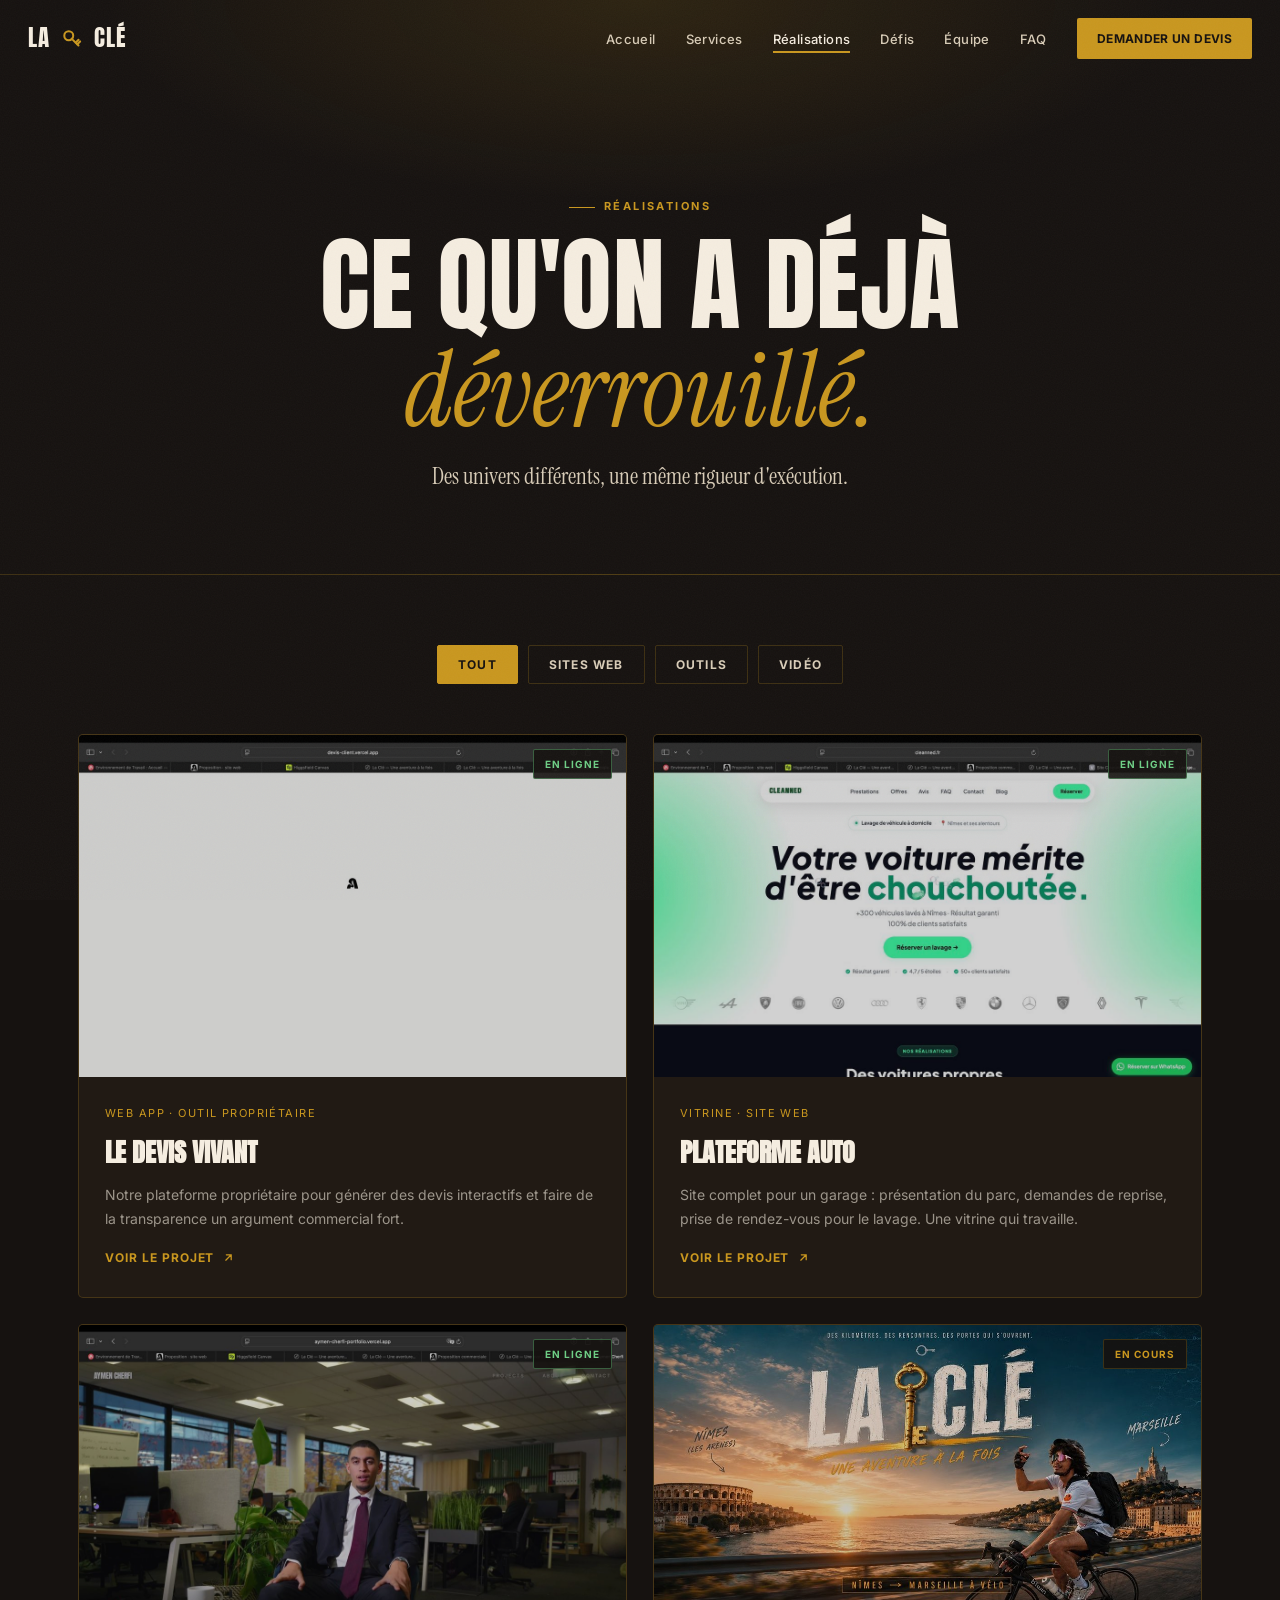
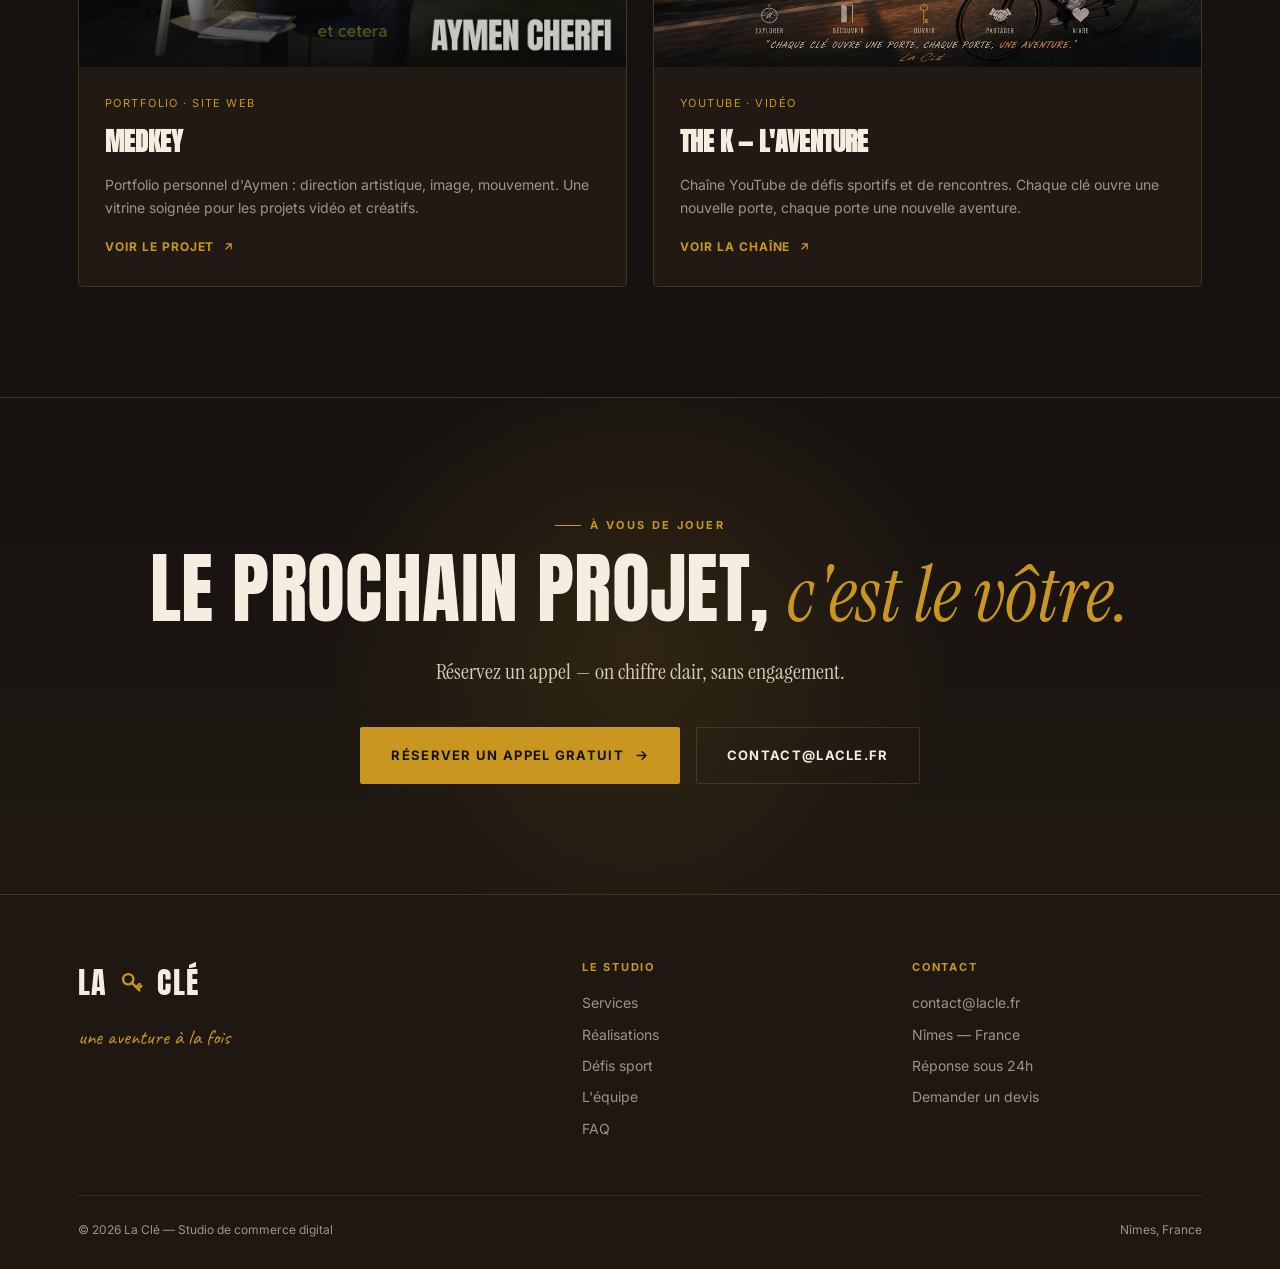
<file: lacle-refonte/realisations.html>
<!DOCTYPE html>
<html lang="fr">
<head>
<meta charset="UTF-8" />
<meta name="viewport" content="width=device-width, initial-scale=1.0" />
<title>Réalisations — Nos projets | La Clé</title>
<meta name="description" content="Découvrez les projets réalisés par La Clé : le devis vivant, une plateforme automobile, le portfolio MEDKEY et la chaîne de défis The K." />
<meta name="author" content="La Clé" />
<meta name="theme-color" content="#161210" />
<link rel="canonical" href="https://lacle.fr/realisations.html" />
<link rel="icon" type="image/svg+xml" href="assets/favicon.svg" />
<meta property="og:type" content="website" />
<meta property="og:site_name" content="La Clé" />
<meta property="og:locale" content="fr_FR" />
<meta property="og:title" content="Réalisations — Nos projets | La Clé" />
<meta property="og:description" content="Les projets réalisés par le studio La Clé." />
<meta property="og:url" content="https://lacle.fr/realisations.html" />
<meta property="og:image" content="https://lacle.fr/assets/og-image.jpg" />
<meta property="og:image:width" content="1200" />
<meta property="og:image:height" content="630" />
<meta name="twitter:card" content="summary_large_image" />
<meta name="twitter:title" content="Réalisations — Nos projets | La Clé" />
<meta name="twitter:description" content="Les projets réalisés par le studio La Clé." />
<meta name="twitter:image" content="https://lacle.fr/assets/og-image.jpg" />
<link rel="preconnect" href="https://fonts.googleapis.com" />
<link rel="preconnect" href="https://fonts.gstatic.com" crossorigin />
<link href="https://fonts.googleapis.com/css2?family=Anton&family=Caveat:wght@500;600;700&family=Inter:wght@300;400;500;600;700&family=Instrument+Serif:ital@0;1&display=swap" rel="stylesheet" />
<link rel="stylesheet" href="assets/style.css" />
<style>
  .sec { padding: 70px 0 110px; }

  /* filtres */
  .filters {
    display: flex; justify-content: center; gap: 10px;
    flex-wrap: wrap; margin-bottom: 50px;
  }
  .filter-btn {
    font-family: var(--sans);
    font-size: 12px; font-weight: 700;
    text-transform: uppercase; letter-spacing: 0.1em;
    color: var(--cream-soft);
    background: transparent;
    border: 1.5px solid var(--line);
    border-radius: 2px;
    padding: 11px 20px; cursor: pointer;
    transition: all .22s var(--ease);
  }
  .filter-btn:hover { border-color: var(--gold); color: var(--gold); }
  .filter-btn.active {
    background: var(--gold); color: var(--ink);
    border-color: var(--gold);
  }

  /* grille projets */
  .proj-grid {
    display: grid; grid-template-columns: repeat(2, 1fr);
    gap: 26px;
  }
  .proj {
    background: var(--ink-card);
    border: 1px solid var(--line);
    border-radius: 5px; overflow: hidden;
    transition: transform .35s var(--ease), box-shadow .35s, opacity .3s;
    display: flex; flex-direction: column;
  }
  .proj:hover {
    transform: translateY(-7px);
    box-shadow: 0 26px 50px rgba(0,0,0,0.45);
  }
  .proj.hide { display: none; }
  .proj-img {
    position: relative; aspect-ratio: 16/10; overflow: hidden;
  }
  .proj-img img {
    width: 100%; height: 100%; object-fit: cover;
    transition: transform .6s var(--ease);
    filter: brightness(.82);
  }
  .proj:hover .proj-img img { transform: scale(1.07); }
  .proj-status {
    position: absolute; top: 14px; right: 14px;
    font-size: 10px; font-weight: 700;
    text-transform: uppercase; letter-spacing: 0.1em;
    padding: 6px 11px; border-radius: 2px;
    background: rgba(22,18,16,0.9);
    border: 1px solid var(--line);
    color: var(--gold);
  }
  .proj-status.live { color: #6fcf86; border-color: rgba(111,207,134,0.4); }
  .proj-body { padding: 28px 26px 30px; flex: 1; display: flex; flex-direction: column; }
  .proj-cat {
    font-size: 11px; text-transform: uppercase;
    letter-spacing: 0.13em; color: var(--gold);
    margin-bottom: 9px;
  }
  .proj-body h3 {
    font-family: var(--display);
    font-size: 26px; text-transform: uppercase;
    margin-bottom: 10px;
  }
  .proj-body p {
    font-size: 14px; color: var(--text-mute);
    line-height: 1.65; flex: 1;
  }
  .proj-link {
    display: inline-flex; align-items: center; gap: 8px;
    margin-top: 18px;
    font-size: 12px; font-weight: 700;
    text-transform: uppercase; letter-spacing: 0.08em;
    color: var(--gold);
    transition: gap .2s var(--ease);
  }
  .proj-link:hover { gap: 14px; }
  .proj-link.disabled { color: var(--text-mute); pointer-events: none; }

  @media (max-width: 760px) {
    .proj-grid { grid-template-columns: 1fr; }
  }
</style>
</head>
<body>

<nav class="nav">
  <a href="index.html" class="nav-logo">
    LA
    <svg viewBox="0 0 64 64" xmlns="http://www.w3.org/2000/svg" aria-hidden="true">
      <g fill="none" stroke="#c9971f" stroke-width="5" stroke-linecap="round">
        <circle cx="24" cy="24" r="11"/><path d="M31 31 L48 48"/>
        <path d="M41 41 L48 34 M45 45 L52 38"/>
      </g>
    </svg>
    CLÉ
  </a>
  <ul class="nav-links">
    <li><a href="index.html">Accueil</a></li>
    <li><a href="services.html">Services</a></li>
    <li><a href="realisations.html" class="active">Réalisations</a></li>
    <li><a href="defis.html">Défis</a></li>
    <li><a href="equipe.html">Équipe</a></li>
    <li><a href="faq.html">FAQ</a></li>
    <li><a href="index.html#contact" class="nav-cta">Demander un devis</a></li>
  </ul>
  <button class="nav-burger" aria-label="Menu"><span></span><span></span><span></span></button>
</nav>

<section class="page-hero">
  <div class="wrap">
    <span class="eyebrow">Réalisations</span>
    <h1 class="h-display">Ce qu'on a déjà <span class="serif-accent">déverrouillé.</span></h1>
    <p>Des univers différents, une même rigueur d'exécution.</p>
  </div>
</section>

<section class="sec">
  <div class="wrap">

    <div class="filters reveal">
      <button class="filter-btn active" data-f="all">Tout</button>
      <button class="filter-btn" data-f="web">Sites web</button>
      <button class="filter-btn" data-f="outil">Outils</button>
      <button class="filter-btn" data-f="video">Vidéo</button>
    </div>

    <div class="proj-grid">

      <article class="proj reveal" data-cat="outil" data-d="1">
        <div class="proj-img">
          <img src="assets/realisations-00-9072cacd6a.jpg" alt="Le devis vivant" />
          <span class="proj-status live">En ligne</span>
        </div>
        <div class="proj-body">
          <div class="proj-cat">Web app · Outil propriétaire</div>
          <h3>Le devis vivant</h3>
          <p>Notre plateforme propriétaire pour générer des devis interactifs
             et faire de la transparence un argument commercial fort.</p>
          <a href="https://devis-client.vercel.app" target="_blank" rel="noopener" class="proj-link">
            Voir le projet
            <svg viewBox="0 0 24 24" width="13" height="13" fill="none"><path d="M7 17L17 7M17 7H8M17 7v9" stroke="currentColor" stroke-width="2.3" stroke-linecap="round" stroke-linejoin="round"/></svg>
          </a>
        </div>
      </article>

      <article class="proj reveal" data-cat="web" data-d="2">
        <div class="proj-img">
          <img src="assets/realisations-01-111749c289.jpg" alt="Plateforme automobile" />
          <span class="proj-status live">En ligne</span>
        </div>
        <div class="proj-body">
          <div class="proj-cat">Vitrine · Site web</div>
          <h3>Plateforme auto</h3>
          <p>Site complet pour un garage : présentation du parc, demandes de
             reprise, prise de rendez-vous pour le lavage. Une vitrine qui travaille.</p>
          <a href="https://cleanned.fr" target="_blank" rel="noopener" class="proj-link">
            Voir le projet
            <svg viewBox="0 0 24 24" width="13" height="13" fill="none"><path d="M7 17L17 7M17 7H8M17 7v9" stroke="currentColor" stroke-width="2.3" stroke-linecap="round" stroke-linejoin="round"/></svg>
          </a>
        </div>
      </article>

      <article class="proj reveal" data-cat="web" data-d="3">
        <div class="proj-img">
          <img src="assets/realisations-02-c8d3119f17.jpg" alt="MEDKEY — portfolio Aymen Cherfi" />
          <span class="proj-status live">En ligne</span>
        </div>
        <div class="proj-body">
          <div class="proj-cat">Portfolio · Site web</div>
          <h3>MEDKEY</h3>
          <p>Portfolio personnel d'Aymen : direction artistique, image, mouvement.
             Une vitrine soignée pour les projets vidéo et créatifs.</p>
          <a href="https://aymen-cherfi-portfolio.vercel.app" target="_blank" rel="noopener" class="proj-link">
            Voir le projet
            <svg viewBox="0 0 24 24" width="13" height="13" fill="none"><path d="M7 17L17 7M17 7H8M17 7v9" stroke="currentColor" stroke-width="2.3" stroke-linecap="round" stroke-linejoin="round"/></svg>
          </a>
        </div>
      </article>

      <article class="proj reveal" data-cat="video" data-d="4">
        <div class="proj-img">
          <img src="assets/realisations-03-5e6bb2be92.jpg" alt="The K — chaîne YouTube de défis" />
          <span class="proj-status">En cours</span>
        </div>
        <div class="proj-body">
          <div class="proj-cat">YouTube · Vidéo</div>
          <h3>The K — l'aventure</h3>
          <p>Chaîne YouTube de défis sportifs et de rencontres. Chaque clé ouvre
             une nouvelle porte, chaque porte une nouvelle aventure.</p>
          <a href="https://www.youtube.com/channel/UCWs4CnHRr5wrAAxjyaevR0Q" target="_blank" rel="noopener" class="proj-link">
            Voir la chaîne
            <svg viewBox="0 0 24 24" width="13" height="13" fill="none"><path d="M7 17L17 7M17 7H8M17 7v9" stroke="currentColor" stroke-width="2.3" stroke-linecap="round" stroke-linejoin="round"/></svg>
          </a>
        </div>
      </article>

    </div>
  </div>
</section>

<section class="cta-banner">
  <div class="inner wrap">
    <span class="eyebrow reveal" style="margin-bottom:18px;">À vous de jouer</span>
    <h2 class="h-display reveal" data-d="1">Le prochain projet, <span class="serif-accent">c'est le vôtre.</span></h2>
    <p class="reveal" data-d="2">Réservez un appel — on chiffre clair, sans engagement.</p>
    <div class="reveal" data-d="3" style="display:flex;gap:16px;justify-content:center;flex-wrap:wrap;">
      <a href="https://calendly.com/" target="_blank" rel="noopener" class="btn btn-primary">
        Réserver un appel gratuit
        <svg viewBox="0 0 24 24" fill="none"><path d="M5 12h14M13 6l6 6-6 6" stroke="currentColor" stroke-width="2.5" stroke-linecap="round" stroke-linejoin="round"/></svg>
      </a>
      <a href="mailto:contact@lacle.fr" class="btn btn-ghost">contact@lacle.fr</a>
    </div>
  </div>
</section>

<footer class="footer">
  <div class="wrap">
    <div class="footer-grid">
      <div>
        <div class="footer-logo">
          LA
          <svg viewBox="0 0 64 64" xmlns="http://www.w3.org/2000/svg" aria-hidden="true">
            <g fill="none" stroke="#c9971f" stroke-width="5" stroke-linecap="round">
              <circle cx="24" cy="24" r="11"/><path d="M31 31 L48 48"/>
              <path d="M41 41 L48 34 M45 45 L52 38"/>
            </g>
          </svg>
          CLÉ
        </div>
        <p class="footer-tag">une aventure à la fois</p>
      </div>
      <div class="footer-col">
        <h4>Le studio</h4>
        <a href="services.html">Services</a>
        <a href="realisations.html">Réalisations</a>
        <a href="defis.html">Défis sport</a>
        <a href="equipe.html">L'équipe</a>
        <a href="faq.html">FAQ</a>
      </div>
      <div class="footer-col">
        <h4>Contact</h4>
        <a href="mailto:contact@lacle.fr">contact@lacle.fr</a>
        <p>Nîmes — France</p>
        <p>Réponse sous 24h</p>
        <a href="index.html#contact">Demander un devis</a>
      </div>
    </div>
    <div class="footer-bottom">
      <span>© 2026 La Clé — Studio de commerce digital</span>
      <span>Nîmes, France</span>
    </div>
  </div>
</footer>

<script src="assets/main.js"></script>
<script>
  // filtres réalisations
  var btns = document.querySelectorAll('.filter-btn');
  var projs = document.querySelectorAll('.proj');
  btns.forEach(function (btn) {
    btn.addEventListener('click', function () {
      btns.forEach(function (b) { b.classList.remove('active'); });
      btn.classList.add('active');
      var f = btn.dataset.f;
      projs.forEach(function (p) {
        var show = (f === 'all' || p.dataset.cat === f);
        p.classList.toggle('hide', !show);
      });
    });
  });
</script>
</body>
</html>
</file>
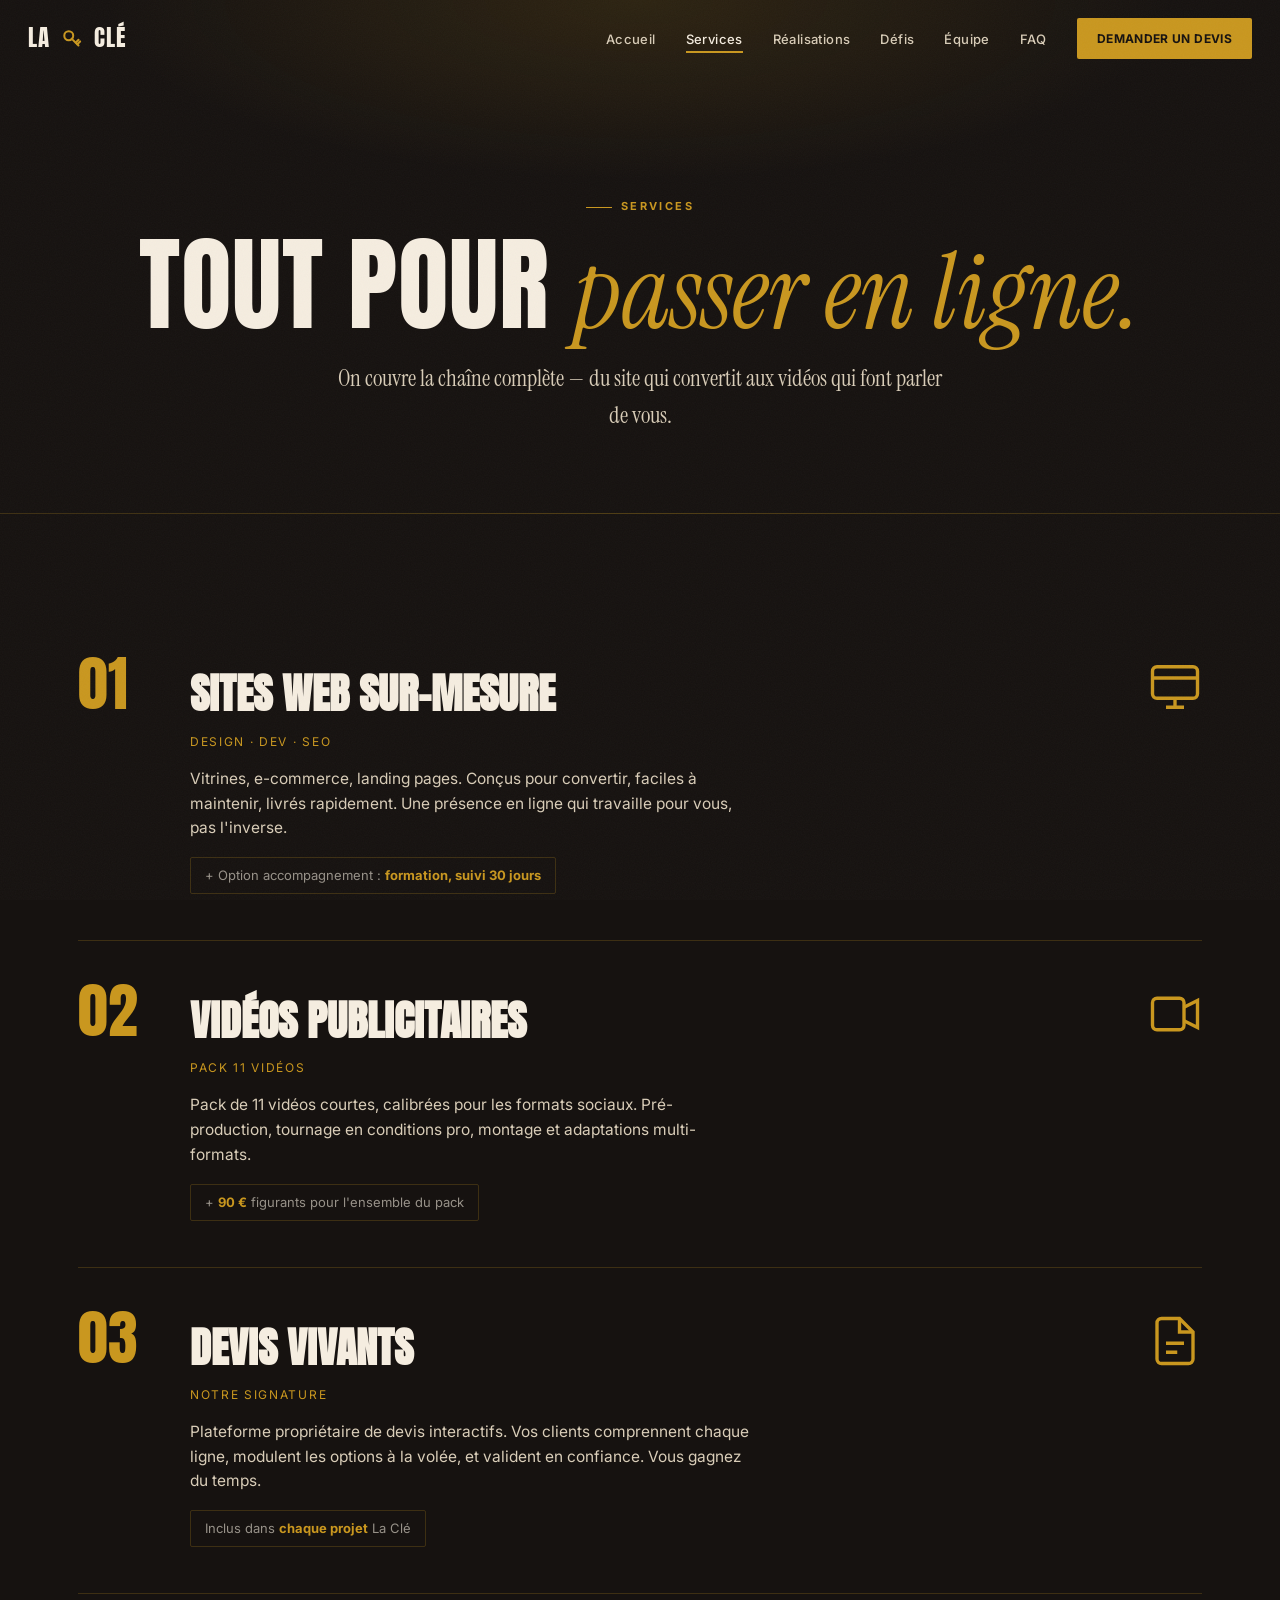
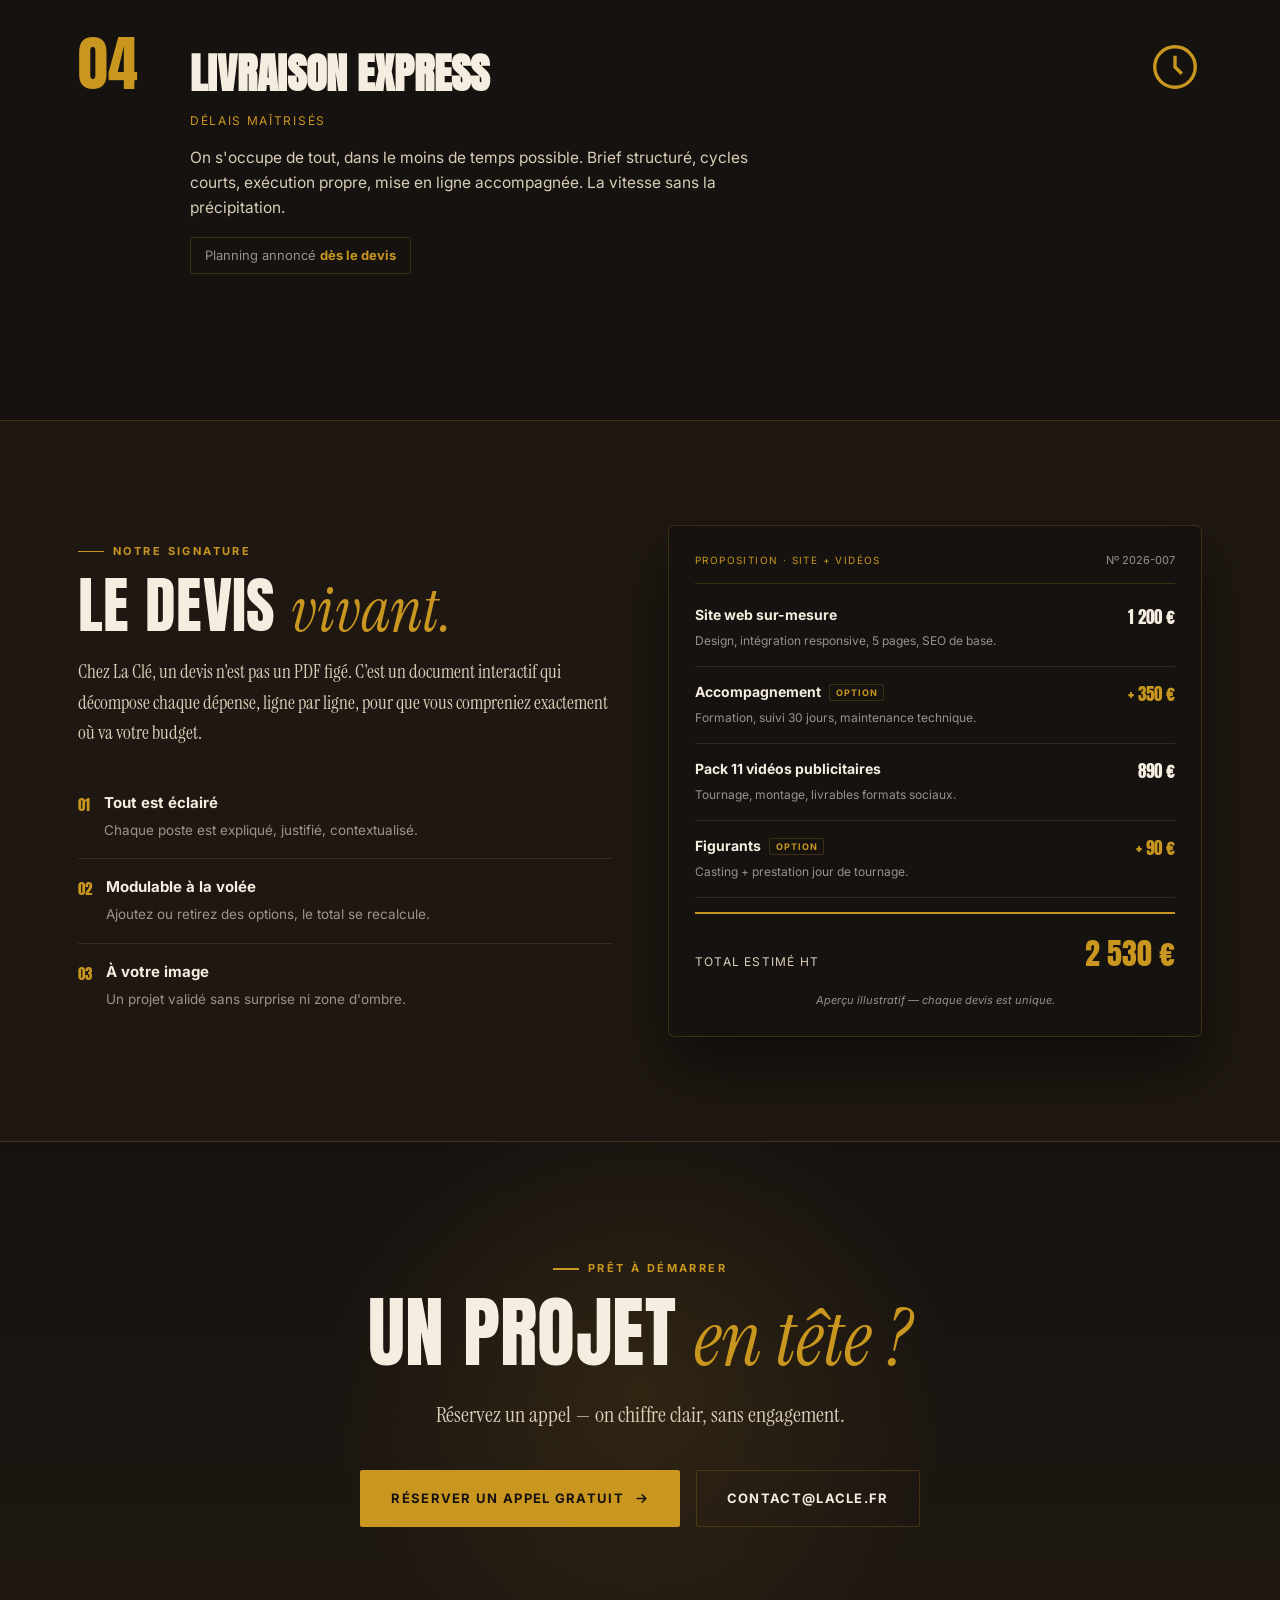
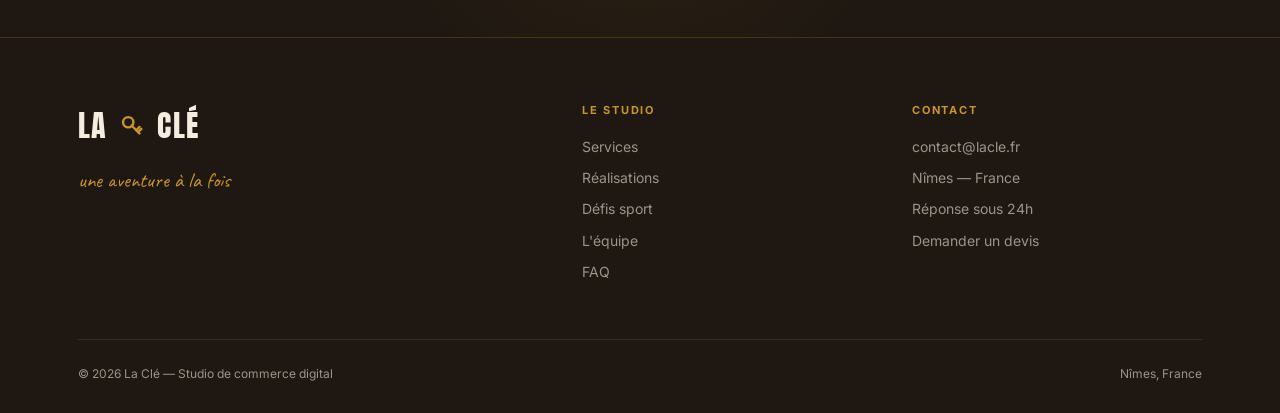
<file: lacle-refonte/services.html>
<!DOCTYPE html>
<html lang="fr">
<head>
<meta charset="UTF-8" />
<meta name="viewport" content="width=device-width, initial-scale=1.0" />
<title>Services — Sites web, vidéos &amp; devis vivants | La Clé</title>
<meta name="description" content="Sites web sur-mesure, packs de vidéos publicitaires et notre devis vivant interactif. Toute la chaîne pour passer en ligne et convertir." />
<meta name="author" content="La Clé" />
<meta name="theme-color" content="#161210" />
<link rel="canonical" href="https://lacle.fr/services.html" />
<link rel="icon" type="image/svg+xml" href="assets/favicon.svg" />
<meta property="og:type" content="website" />
<meta property="og:site_name" content="La Clé" />
<meta property="og:locale" content="fr_FR" />
<meta property="og:title" content="Services — Sites web, vidéos & devis vivants | La Clé" />
<meta property="og:description" content="Sites web, vidéos publicitaires et devis interactifs. Toute la chaîne, au même endroit." />
<meta property="og:url" content="https://lacle.fr/services.html" />
<meta property="og:image" content="https://lacle.fr/assets/og-image.jpg" />
<meta property="og:image:width" content="1200" />
<meta property="og:image:height" content="630" />
<meta name="twitter:card" content="summary_large_image" />
<meta name="twitter:title" content="Services — Sites web, vidéos & devis vivants | La Clé" />
<meta name="twitter:description" content="Sites web, vidéos publicitaires et devis interactifs. Toute la chaîne, au même endroit." />
<meta name="twitter:image" content="https://lacle.fr/assets/og-image.jpg" />
<link rel="preconnect" href="https://fonts.googleapis.com" />
<link rel="preconnect" href="https://fonts.gstatic.com" crossorigin />
<link href="https://fonts.googleapis.com/css2?family=Anton&family=Caveat:wght@500;600;700&family=Inter:wght@300;400;500;600;700&family=Instrument+Serif:ital@0;1&display=swap" rel="stylesheet" />
<link rel="stylesheet" href="assets/style.css" />
<style>
  .sec { padding: 100px 0; }
  /* service blocks détaillés */
  .svc-detail {
    display: grid; grid-template-columns: 80px 1fr auto;
    gap: 32px; align-items: start;
    padding: 46px 0;
    border-bottom: 1px solid var(--line);
  }
  .svc-detail:last-of-type { border-bottom: none; }
  .svc-detail .num {
    font-family: var(--display);
    font-size: 60px; color: var(--gold);
    line-height: 0.8;
  }
  .svc-detail .body h3 {
    font-family: var(--display);
    font-size: clamp(28px, 4vw, 42px);
    text-transform: uppercase; margin-bottom: 4px;
  }
  .svc-detail .body .tl {
    font-size: 12px; text-transform: uppercase;
    letter-spacing: 0.14em; color: var(--gold);
    margin-bottom: 16px;
  }
  .svc-detail .body p {
    font-size: 15.5px; color: var(--cream-soft);
    max-width: 56ch; margin-bottom: 16px;
  }
  .svc-detail .body .opt {
    display: inline-block;
    font-size: 13px; color: var(--text-mute);
    border: 1px solid var(--line); border-radius: 2px;
    padding: 7px 14px;
  }
  .svc-detail .body .opt b { color: var(--gold); }
  .svc-detail .ico {
    width: 54px; height: 54px; color: var(--gold);
    justify-self: end;
  }

  /* devis vivant feature */
  .feature { background: var(--ink-soft); border-top: 1px solid var(--line); }
  .feature-grid {
    display: grid; grid-template-columns: 1fr 1fr;
    gap: 56px; align-items: center;
  }
  .feature-text h2 { font-size: clamp(36px,5.2vw,62px); margin: 16px 0 18px; }
  .feature-text > p {
    font-family: var(--serif); font-size: 19px;
    color: var(--cream-soft); margin-bottom: 26px;
  }
  .feature-list { list-style: none; }
  .feature-list li {
    display: flex; gap: 14px; padding: 16px 0;
    border-bottom: 1px solid var(--line-soft);
  }
  .feature-list li:last-child { border-bottom: none; }
  .feature-list .fi-n {
    font-family: var(--display); font-size: 15px;
    color: var(--gold); flex-shrink: 0; padding-top: 2px;
  }
  .feature-list .fi-t strong {
    display: block; font-size: 15px; color: var(--cream); margin-bottom: 2px;
  }
  .feature-list .fi-t span { font-size: 13.5px; color: var(--text-mute); }

  .devis-mock {
    background: var(--ink); border: 1px solid var(--line);
    border-radius: 6px; padding: 26px;
    box-shadow: 0 30px 60px rgba(0,0,0,0.5);
  }
  .dm-head {
    display: flex; justify-content: space-between; align-items: baseline;
    padding-bottom: 14px; margin-bottom: 6px;
    border-bottom: 1px solid var(--line);
  }
  .dm-head .lbl {
    font-size: 10px; letter-spacing: 0.14em;
    text-transform: uppercase; color: var(--gold);
  }
  .dm-head .ref { font-size: 11px; color: var(--text-mute); }
  .dm-row {
    display: flex; justify-content: space-between;
    align-items: flex-start; gap: 14px; padding: 14px 0;
    border-bottom: 1px solid var(--line-soft);
  }
  .dm-row .rt strong { display: block; font-size: 14px; color: var(--cream); }
  .dm-row .rt span { font-size: 12px; color: var(--text-mute); }
  .dm-row .rp {
    font-family: var(--display); font-size: 17px;
    color: var(--cream); white-space: nowrap;
  }
  .dm-row.opt .rp { color: var(--gold); }
  .dm-row.opt .rt strong::after {
    content: "option"; font-family: var(--sans);
    font-size: 9px; font-weight: 700; text-transform: uppercase;
    letter-spacing: 0.1em; color: var(--gold);
    border: 1px solid var(--line); border-radius: 2px;
    padding: 2px 6px; margin-left: 8px; vertical-align: middle;
  }
  .dm-total {
    display: flex; justify-content: space-between; align-items: baseline;
    margin-top: 14px; padding-top: 16px;
    border-top: 2px solid var(--gold);
  }
  .dm-total .lbl {
    font-size: 12px; text-transform: uppercase;
    letter-spacing: 0.1em; color: var(--cream-soft);
  }
  .dm-total .amt { font-family: var(--display); font-size: 30px; color: var(--gold); }
  .dm-foot {
    font-size: 11px; color: var(--text-mute);
    text-align: center; margin-top: 14px; font-style: italic;
  }

  @media (max-width: 860px) {
    .svc-detail { grid-template-columns: 1fr; gap: 14px; }
    .svc-detail .ico { display: none; }
    .feature-grid { grid-template-columns: 1fr; gap: 38px; }
  }
</style>
</head>
<body>

<nav class="nav">
  <a href="index.html" class="nav-logo">
    LA
    <svg viewBox="0 0 64 64" xmlns="http://www.w3.org/2000/svg" aria-hidden="true">
      <g fill="none" stroke="#c9971f" stroke-width="5" stroke-linecap="round">
        <circle cx="24" cy="24" r="11"/><path d="M31 31 L48 48"/>
        <path d="M41 41 L48 34 M45 45 L52 38"/>
      </g>
    </svg>
    CLÉ
  </a>
  <ul class="nav-links">
    <li><a href="index.html">Accueil</a></li>
    <li><a href="services.html" class="active">Services</a></li>
    <li><a href="realisations.html">Réalisations</a></li>
    <li><a href="defis.html">Défis</a></li>
    <li><a href="equipe.html">Équipe</a></li>
    <li><a href="faq.html">FAQ</a></li>
    <li><a href="index.html#contact" class="nav-cta">Demander un devis</a></li>
  </ul>
  <button class="nav-burger" aria-label="Menu"><span></span><span></span><span></span></button>
</nav>

<section class="page-hero">
  <div class="wrap">
    <span class="eyebrow">Services</span>
    <h1 class="h-display">Tout pour <span class="serif-accent">passer en ligne.</span></h1>
    <p>On couvre la chaîne complète — du site qui convertit aux vidéos
       qui font parler de vous.</p>
  </div>
</section>

<!-- ===== SERVICES DÉTAILLÉS ===== -->
<section class="sec">
  <div class="wrap">

    <article class="svc-detail reveal">
      <div class="num">01</div>
      <div class="body">
        <h3>Sites web sur-mesure</h3>
        <div class="tl">design · dev · SEO</div>
        <p>Vitrines, e-commerce, landing pages. Conçus pour convertir,
           faciles à maintenir, livrés rapidement. Une présence en ligne
           qui travaille pour vous, pas l'inverse.</p>
        <div class="opt">+ Option accompagnement : <b>formation, suivi 30 jours</b></div>
      </div>
      <svg class="ico" viewBox="0 0 24 24" fill="none" stroke="currentColor" stroke-width="1.5">
        <rect x="2" y="3" width="20" height="14" rx="2"/><path d="M2 8h20M8 21h8M12 17v4"/>
      </svg>
    </article>

    <article class="svc-detail reveal">
      <div class="num">02</div>
      <div class="body">
        <h3>Vidéos publicitaires</h3>
        <div class="tl">pack 11 vidéos</div>
        <p>Pack de 11 vidéos courtes, calibrées pour les formats sociaux.
           Pré-production, tournage en conditions pro, montage et
           adaptations multi-formats.</p>
        <div class="opt">+ <b>90 €</b> figurants pour l'ensemble du pack</div>
      </div>
      <svg class="ico" viewBox="0 0 24 24" fill="none" stroke="currentColor" stroke-width="1.5">
        <rect x="2" y="5" width="14" height="14" rx="2"/><path d="M16 9l6-3v12l-6-3"/>
      </svg>
    </article>

    <article class="svc-detail reveal">
      <div class="num">03</div>
      <div class="body">
        <h3>Devis vivants</h3>
        <div class="tl">notre signature</div>
        <p>Plateforme propriétaire de devis interactifs. Vos clients
           comprennent chaque ligne, modulent les options à la volée,
           et valident en confiance. Vous gagnez du temps.</p>
        <div class="opt">Inclus dans <b>chaque projet</b> La Clé</div>
      </div>
      <svg class="ico" viewBox="0 0 24 24" fill="none" stroke="currentColor" stroke-width="1.5">
        <path d="M14 2H6a2 2 0 0 0-2 2v16a2 2 0 0 0 2 2h12a2 2 0 0 0 2-2V8z"/>
        <path d="M14 2v6h6M8 13h8M8 17h5"/>
      </svg>
    </article>

    <article class="svc-detail reveal">
      <div class="num">04</div>
      <div class="body">
        <h3>Livraison express</h3>
        <div class="tl">délais maîtrisés</div>
        <p>On s'occupe de tout, dans le moins de temps possible. Brief
           structuré, cycles courts, exécution propre, mise en ligne
           accompagnée. La vitesse sans la précipitation.</p>
        <div class="opt">Planning annoncé <b>dès le devis</b></div>
      </div>
      <svg class="ico" viewBox="0 0 24 24" fill="none" stroke="currentColor" stroke-width="1.5">
        <circle cx="12" cy="12" r="9"/><path d="M12 7v5l3 3"/>
      </svg>
    </article>

  </div>
</section>

<!-- ===== DEVIS VIVANT FEATURE ===== -->
<section class="feature">
  <div class="wrap" style="padding-top:104px;padding-bottom:104px;">
    <div class="feature-grid">
      <div class="feature-text reveal">
        <span class="eyebrow">Notre signature</span>
        <h2 class="h-display">Le devis <span class="serif-accent">vivant.</span></h2>
        <p>Chez La Clé, un devis n'est pas un PDF figé. C'est un document
           interactif qui décompose chaque dépense, ligne par ligne, pour
           que vous compreniez exactement où va votre budget.</p>
        <ul class="feature-list">
          <li>
            <span class="fi-n">01</span>
            <span class="fi-t"><strong>Tout est éclairé</strong>
            <span>Chaque poste est expliqué, justifié, contextualisé.</span></span>
          </li>
          <li>
            <span class="fi-n">02</span>
            <span class="fi-t"><strong>Modulable à la volée</strong>
            <span>Ajoutez ou retirez des options, le total se recalcule.</span></span>
          </li>
          <li>
            <span class="fi-n">03</span>
            <span class="fi-t"><strong>À votre image</strong>
            <span>Un projet validé sans surprise ni zone d'ombre.</span></span>
          </li>
        </ul>
      </div>
      <div class="reveal" data-d="2">
        <div class="devis-mock">
          <div class="dm-head">
            <span class="lbl">Proposition · Site + Vidéos</span>
            <span class="ref">Nº 2026-007</span>
          </div>
          <div class="dm-row">
            <span class="rt"><strong>Site web sur-mesure</strong>
            <span>Design, intégration responsive, 5 pages, SEO de base.</span></span>
            <span class="rp">1 200 €</span>
          </div>
          <div class="dm-row opt">
            <span class="rt"><strong>Accompagnement</strong>
            <span>Formation, suivi 30 jours, maintenance technique.</span></span>
            <span class="rp">+ 350 €</span>
          </div>
          <div class="dm-row">
            <span class="rt"><strong>Pack 11 vidéos publicitaires</strong>
            <span>Tournage, montage, livrables formats sociaux.</span></span>
            <span class="rp">890 €</span>
          </div>
          <div class="dm-row opt">
            <span class="rt"><strong>Figurants</strong>
            <span>Casting + prestation jour de tournage.</span></span>
            <span class="rp">+ 90 €</span>
          </div>
          <div class="dm-total">
            <span class="lbl">Total estimé HT</span>
            <span class="amt">2 530 €</span>
          </div>
          <div class="dm-foot">Aperçu illustratif — chaque devis est unique.</div>
        </div>
      </div>
    </div>
  </div>
</section>

<!-- ===== CTA ===== -->
<section class="cta-banner">
  <div class="inner wrap">
    <span class="eyebrow reveal" style="margin-bottom:18px;">Prêt à démarrer</span>
    <h2 class="h-display reveal" data-d="1">Un projet <span class="serif-accent">en tête ?</span></h2>
    <p class="reveal" data-d="2">Réservez un appel — on chiffre clair, sans engagement.</p>
    <div class="reveal" data-d="3" style="display:flex;gap:16px;justify-content:center;flex-wrap:wrap;">
      <a href="https://calendly.com/" target="_blank" rel="noopener" class="btn btn-primary">
        Réserver un appel gratuit
        <svg viewBox="0 0 24 24" fill="none"><path d="M5 12h14M13 6l6 6-6 6" stroke="currentColor" stroke-width="2.5" stroke-linecap="round" stroke-linejoin="round"/></svg>
      </a>
      <a href="mailto:contact@lacle.fr" class="btn btn-ghost">contact@lacle.fr</a>
    </div>
  </div>
</section>

<footer class="footer">
  <div class="wrap">
    <div class="footer-grid">
      <div>
        <div class="footer-logo">
          LA
          <svg viewBox="0 0 64 64" xmlns="http://www.w3.org/2000/svg" aria-hidden="true">
            <g fill="none" stroke="#c9971f" stroke-width="5" stroke-linecap="round">
              <circle cx="24" cy="24" r="11"/><path d="M31 31 L48 48"/>
              <path d="M41 41 L48 34 M45 45 L52 38"/>
            </g>
          </svg>
          CLÉ
        </div>
        <p class="footer-tag">une aventure à la fois</p>
      </div>
      <div class="footer-col">
        <h4>Le studio</h4>
        <a href="services.html">Services</a>
        <a href="realisations.html">Réalisations</a>
        <a href="defis.html">Défis sport</a>
        <a href="equipe.html">L'équipe</a>
        <a href="faq.html">FAQ</a>
      </div>
      <div class="footer-col">
        <h4>Contact</h4>
        <a href="mailto:contact@lacle.fr">contact@lacle.fr</a>
        <p>Nîmes — France</p>
        <p>Réponse sous 24h</p>
        <a href="index.html#contact">Demander un devis</a>
      </div>
    </div>
    <div class="footer-bottom">
      <span>© 2026 La Clé — Studio de commerce digital</span>
      <span>Nîmes, France</span>
    </div>
  </div>
</footer>

<script src="assets/main.js"></script>
</body>
</html>
</file>
<file: lacle-refonte/assets/style.css>
/* ============================================================
   LA CLÉ — Système de design partagé
   ============================================================ */

:root {
  --ink:        #161210;
  --ink-soft:   #1f1812;
  --ink-card:   #211a14;
  --cream:      #f5ede0;
  --cream-soft: #d9cdb8;
  --gold:       #c9971f;
  --gold-lite:  #e3b95a;
  --gold-bright:#e8b53d;
  --line:       rgba(201,151,31,0.22);
  --line-soft:  rgba(245,237,224,0.10);
  --text-mute:  rgba(245,237,224,0.58);

  --display: 'Anton', 'Impact', sans-serif;
  --serif:   'Instrument Serif', Georgia, serif;
  --sans:    'Inter', system-ui, -apple-system, sans-serif;
  --hand:    'Caveat', cursive;

  --maxw: 1180px;
  --ease: cubic-bezier(0.22, 1, 0.36, 1);
}

* { margin: 0; padding: 0; box-sizing: border-box; }
html { scroll-behavior: smooth; -webkit-text-size-adjust: 100%; }

body {
  font-family: var(--sans);
  background: var(--ink);
  color: var(--cream);
  line-height: 1.6;
  overflow-x: hidden;
  -webkit-font-smoothing: antialiased;
}

img, video { max-width: 100%; display: block; }
a { color: inherit; text-decoration: none; }

::selection { background: var(--gold); color: var(--ink); }

/* grain overlay */
body::before {
  content: "";
  position: fixed; inset: 0;
  pointer-events: none; z-index: 9999;
  opacity: 0.035;
  background-image: url("data:image/svg+xml,%3Csvg xmlns='http://www.w3.org/2000/svg' width='120' height='120'%3E%3Cfilter id='n'%3E%3CfeTurbulence type='fractalNoise' baseFrequency='0.85' numOctaves='3'/%3E%3C/filter%3E%3Crect width='100%25' height='100%25' filter='url(%23n)'/%3E%3C/svg%3E");
}

/* ---------- layout ---------- */
.wrap { width: 100%; max-width: var(--maxw); margin: 0 auto; padding: 0 28px; }
section { position: relative; }

/* ---------- eyebrow / labels ---------- */
.eyebrow {
  display: inline-flex; align-items: center; gap: 9px;
  font-size: 11px; font-weight: 700;
  text-transform: uppercase; letter-spacing: 0.22em;
  color: var(--gold);
}
.eyebrow::before {
  content: ""; width: 26px; height: 1.5px;
  background: var(--gold); display: inline-block;
}

/* ---------- headings ---------- */
.h-display {
  font-family: var(--display);
  font-weight: 400;
  text-transform: uppercase;
  line-height: 0.94;
  letter-spacing: 0.005em;
}
.serif-accent {
  font-family: var(--serif);
  font-style: italic;
  text-transform: none;
  color: var(--gold);
  font-weight: 400;
  letter-spacing: 0;
}

/* ============================================================
   NAVBAR
   ============================================================ */
.nav {
  position: fixed; top: 0; left: 0; right: 0;
  z-index: 1000;
  display: flex; align-items: center; justify-content: space-between;
  padding: 18px 28px;
  background: rgba(22,18,16,0);
  transition: background .4s var(--ease), padding .4s var(--ease),
              border-color .4s var(--ease);
  border-bottom: 1px solid transparent;
}
.nav.scrolled {
  background: rgba(22,18,16,0.92);
  backdrop-filter: blur(12px);
  padding: 13px 28px;
  border-bottom: 1px solid var(--line);
}
.nav-logo {
  display: flex; align-items: center; gap: 9px;
  font-family: var(--display); font-size: 23px;
  letter-spacing: 0.04em;
}
.nav-logo svg { width: 26px; height: 26px; }
.nav-links {
  display: flex; align-items: center; gap: 30px;
  list-style: none;
  z-index: 1;
}
.nav-links a {
  font-size: 13px; font-weight: 500;
  letter-spacing: 0.03em;
  color: var(--cream-soft);
  transition: color .2s;
  position: relative;
}
.nav-links a:hover { color: var(--gold); }
.nav-links a.active { color: var(--cream); }
.nav-links a.active::after {
  content: ""; position: absolute; left: 0; bottom: -6px;
  width: 100%; height: 1.5px; background: var(--gold);
}
.nav-cta {
  display: inline-flex; align-items: center; gap: 7px;
  background: var(--gold); color: var(--ink) !important;
  padding: 11px 20px; border-radius: 2px;
  font-size: 12px !important; font-weight: 700 !important;
  text-transform: uppercase; letter-spacing: 0.1em;
  transition: transform .2s var(--ease), box-shadow .2s;
}
.nav-cta:hover {
  transform: translateY(-2px);
  box-shadow: 0 8px 22px rgba(201,151,31,0.32);
  color: var(--ink) !important;
}
.nav-burger {
  display: none; background: none; border: none;
  cursor: pointer; padding: 6px;
  flex-direction: column; justify-content: center; gap: 5px;
  position: relative; z-index: 1100;
}
.nav-burger span {
  width: 24px; height: 2px; background: var(--cream);
  display: block; transition: transform .3s var(--ease), opacity .3s var(--ease);
}
.nav-burger.is-open span:nth-child(1) { transform: translateY(7px) rotate(45deg); }
.nav-burger.is-open span:nth-child(2) { opacity: 0; }
.nav-burger.is-open span:nth-child(3) { transform: translateY(-7px) rotate(-45deg); }

/* fond sombre derrière le menu mobile, cliquable pour fermer */
.nav-backdrop {
  position: fixed; inset: 0;
  background: rgba(8,6,5,0.55);
  z-index: 0;
  opacity: 0; pointer-events: none;
  transition: opacity .35s var(--ease);
}
.nav-backdrop.open { opacity: 1; pointer-events: auto; }
html.nav-open, html.nav-open body { overflow: hidden; }

/* ============================================================
   BUTTONS
   ============================================================ */
.btn {
  display: inline-flex; align-items: center; gap: 10px;
  font-family: var(--sans);
  font-size: 13px; font-weight: 700;
  text-transform: uppercase; letter-spacing: 0.1em;
  padding: 17px 30px;
  border-radius: 2px; cursor: pointer;
  border: 1.5px solid transparent;
  transition: transform .22s var(--ease), box-shadow .22s, background .22s, color .22s;
}
.btn svg { width: 15px; height: 15px; }
.btn-primary {
  background: var(--gold); color: var(--ink);
}
.btn-primary:hover {
  transform: translateY(-3px);
  box-shadow: 0 14px 30px rgba(201,151,31,0.34);
}
.btn-ghost {
  background: transparent; color: var(--cream);
  border-color: var(--line);
}
.btn-ghost:hover {
  border-color: var(--gold); color: var(--gold);
  transform: translateY(-3px);
}
.btn-block { width: 100%; justify-content: center; }

/* ============================================================
   REVEAL ANIMATION
   ============================================================ */
.reveal {
  opacity: 0; transform: translateY(34px);
  transition: opacity .9s var(--ease), transform .9s var(--ease);
}
.reveal.in { opacity: 1; transform: none; }
.reveal[data-d="1"] { transition-delay: .08s; }
.reveal[data-d="2"] { transition-delay: .16s; }
.reveal[data-d="3"] { transition-delay: .24s; }
.reveal[data-d="4"] { transition-delay: .32s; }
.reveal[data-d="5"] { transition-delay: .40s; }

@media (prefers-reduced-motion: reduce) {
  .reveal { opacity: 1; transform: none; transition: none; }
  html { scroll-behavior: auto; }
}

/* ============================================================
   PAGE HERO (sous-pages)
   ============================================================ */
.page-hero {
  padding: 190px 0 80px;
  text-align: center;
  position: relative;
  border-bottom: 1px solid var(--line);
  background:
    radial-gradient(ellipse 60% 50% at 50% 0%, rgba(201,151,31,0.13), transparent 70%);
}
.page-hero h1 {
  font-size: clamp(48px, 9vw, 104px);
  margin: 20px 0 18px;
}
.page-hero p {
  font-family: var(--serif);
  font-size: clamp(18px, 2.4vw, 23px);
  color: var(--cream-soft);
  max-width: 620px; margin: 0 auto;
}

/* ============================================================
   CTA BANNER (réutilisé sur toutes les pages)
   ============================================================ */
.cta-banner {
  padding: 110px 0;
  text-align: center;
  background:
    linear-gradient(180deg, var(--ink) 0%, var(--ink-soft) 100%);
  border-top: 1px solid var(--line);
  position: relative; overflow: hidden;
}
.cta-banner::before {
  content: "";
  position: absolute; left: 50%; top: 50%;
  width: 680px; height: 680px;
  transform: translate(-50%,-50%);
  background: radial-gradient(circle, rgba(201,151,31,0.12), transparent 65%);
  pointer-events: none;
}
.cta-banner .inner { position: relative; }
.cta-banner h2 {
  font-size: clamp(40px, 6.5vw, 78px);
  margin-bottom: 22px;
}
.cta-banner p {
  font-family: var(--serif);
  font-size: clamp(17px, 2.2vw, 22px);
  color: var(--cream-soft);
  max-width: 560px; margin: 0 auto 38px;
}

/* ============================================================
   FOOTER
   ============================================================ */
.footer {
  background: var(--ink-soft);
  border-top: 1px solid var(--line);
  padding: 64px 0 30px;
}
.footer-grid {
  display: grid;
  grid-template-columns: 1.6fr 1fr 1fr;
  gap: 40px;
  padding-bottom: 46px;
  border-bottom: 1px solid var(--line-soft);
}
.footer-logo {
  display: flex; align-items: center; gap: 10px;
  font-family: var(--display); font-size: 30px;
  letter-spacing: 0.04em; margin-bottom: 14px;
}
.footer-logo svg { width: 30px; height: 30px; }
.footer-tag {
  font-family: var(--hand);
  font-size: 21px; color: var(--gold);
}
.footer-col h4 {
  font-size: 11px; font-weight: 700;
  text-transform: uppercase; letter-spacing: 0.16em;
  color: var(--gold); margin-bottom: 16px;
}
.footer-col a, .footer-col p {
  display: block;
  font-size: 14px; color: var(--text-mute);
  margin-bottom: 9px; transition: color .2s;
}
.footer-col a:hover { color: var(--gold); }
.footer-bottom {
  display: flex; justify-content: space-between;
  flex-wrap: wrap; gap: 12px;
  padding-top: 24px;
  font-size: 12px; color: var(--text-mute);
}

/* ============================================================
   RESPONSIVE
   ============================================================ */
@media (max-width: 860px) {
  .nav-links {
    position: fixed; inset: 0 0 0 auto;
    width: min(78vw, 320px);
    background: var(--ink-soft);
    border-left: 1px solid var(--line);
    flex-direction: column; align-items: flex-start;
    justify-content: center; gap: 26px;
    padding: 0 38px;
    transform: translateX(100%);
    transition: transform .4s var(--ease);
  }
  .nav-links.open { transform: translateX(0); }
  .nav-links a { font-size: 17px; }
  .nav-burger { display: flex; }
  .footer-grid { grid-template-columns: 1fr; gap: 30px; }
}
</file>
